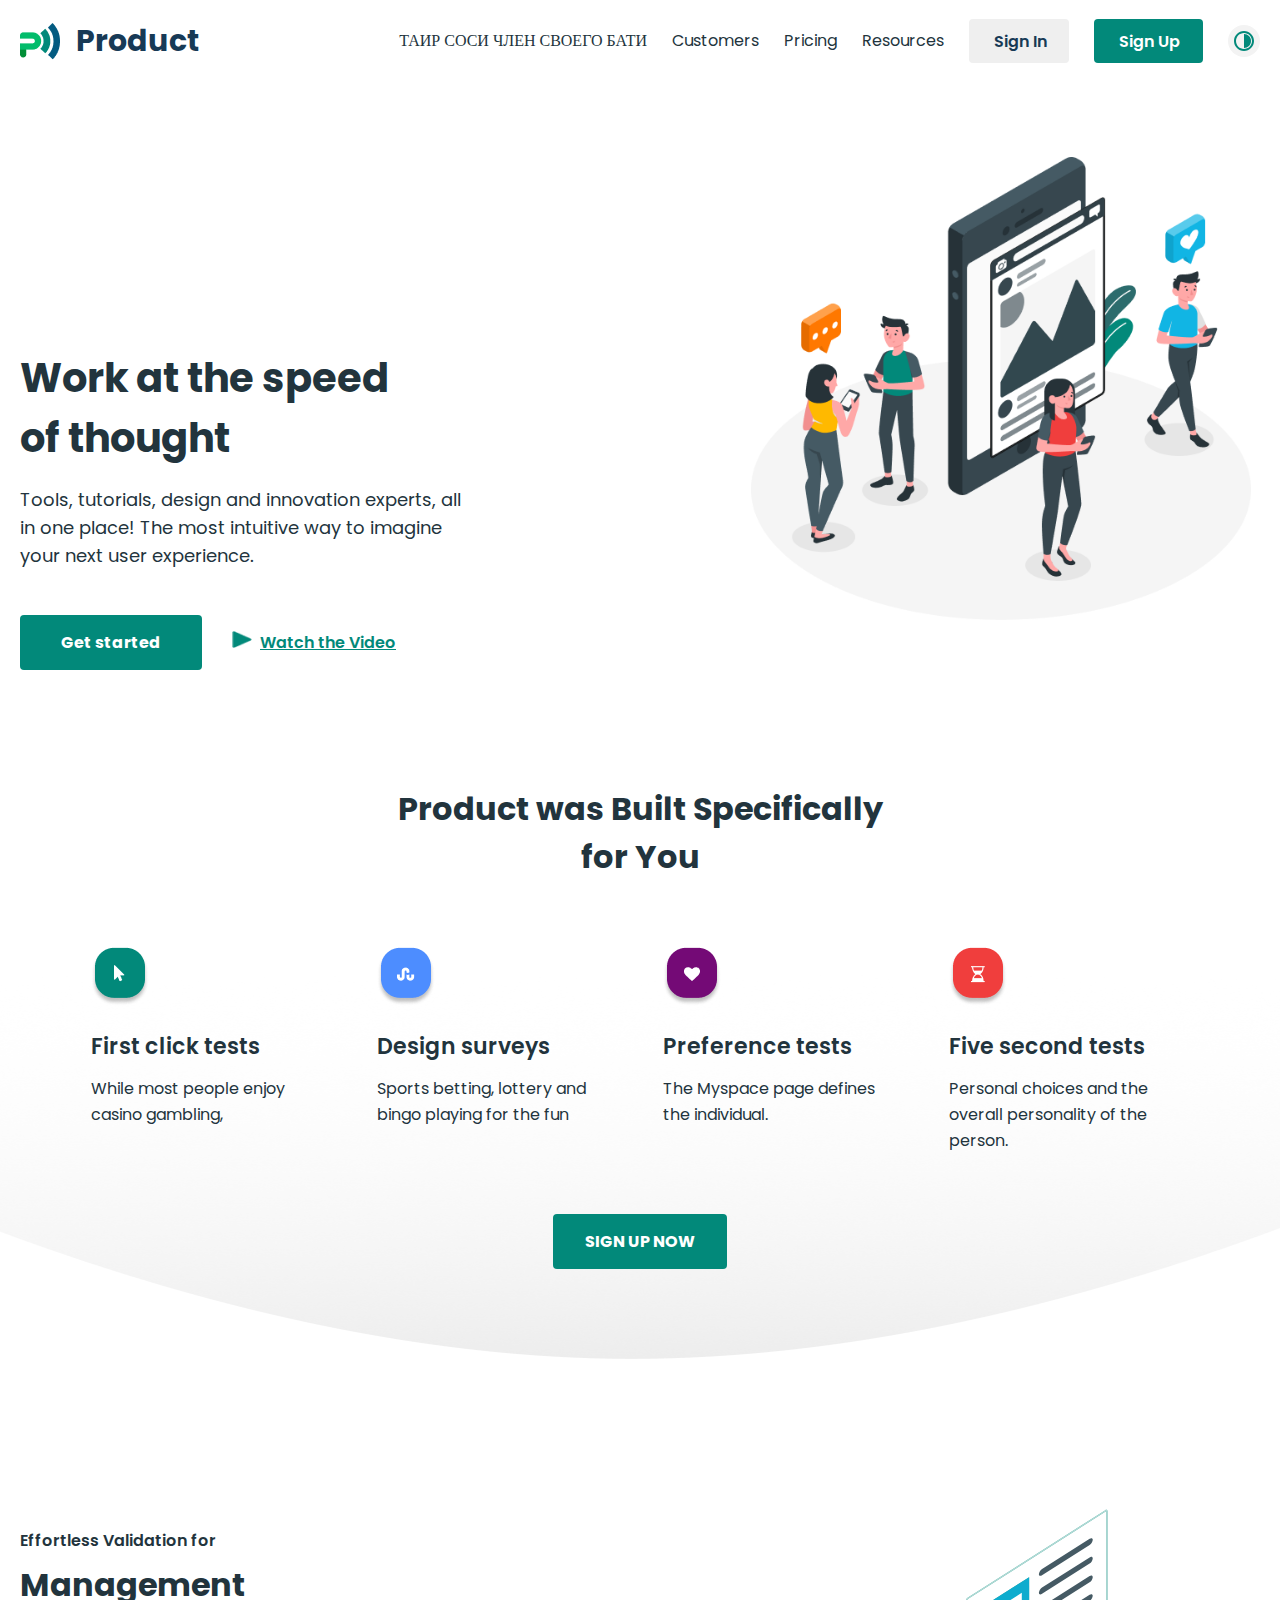
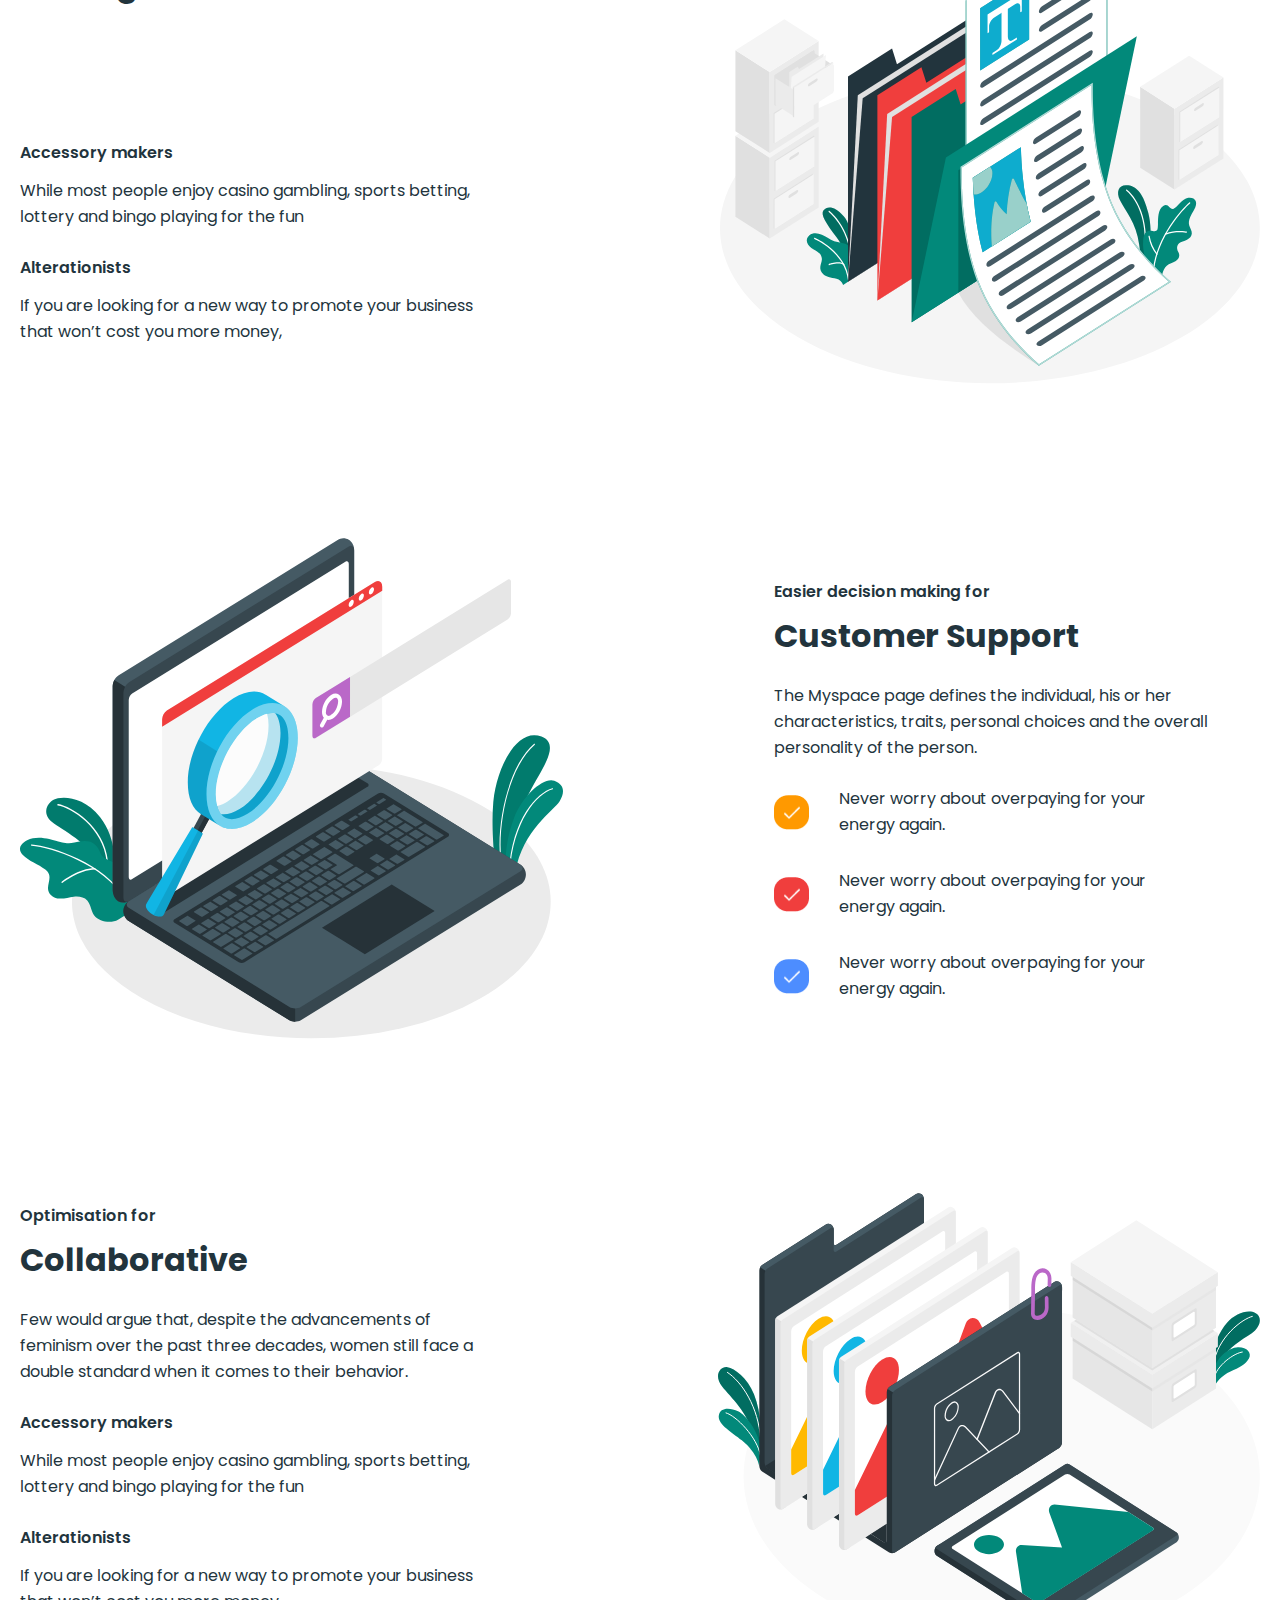
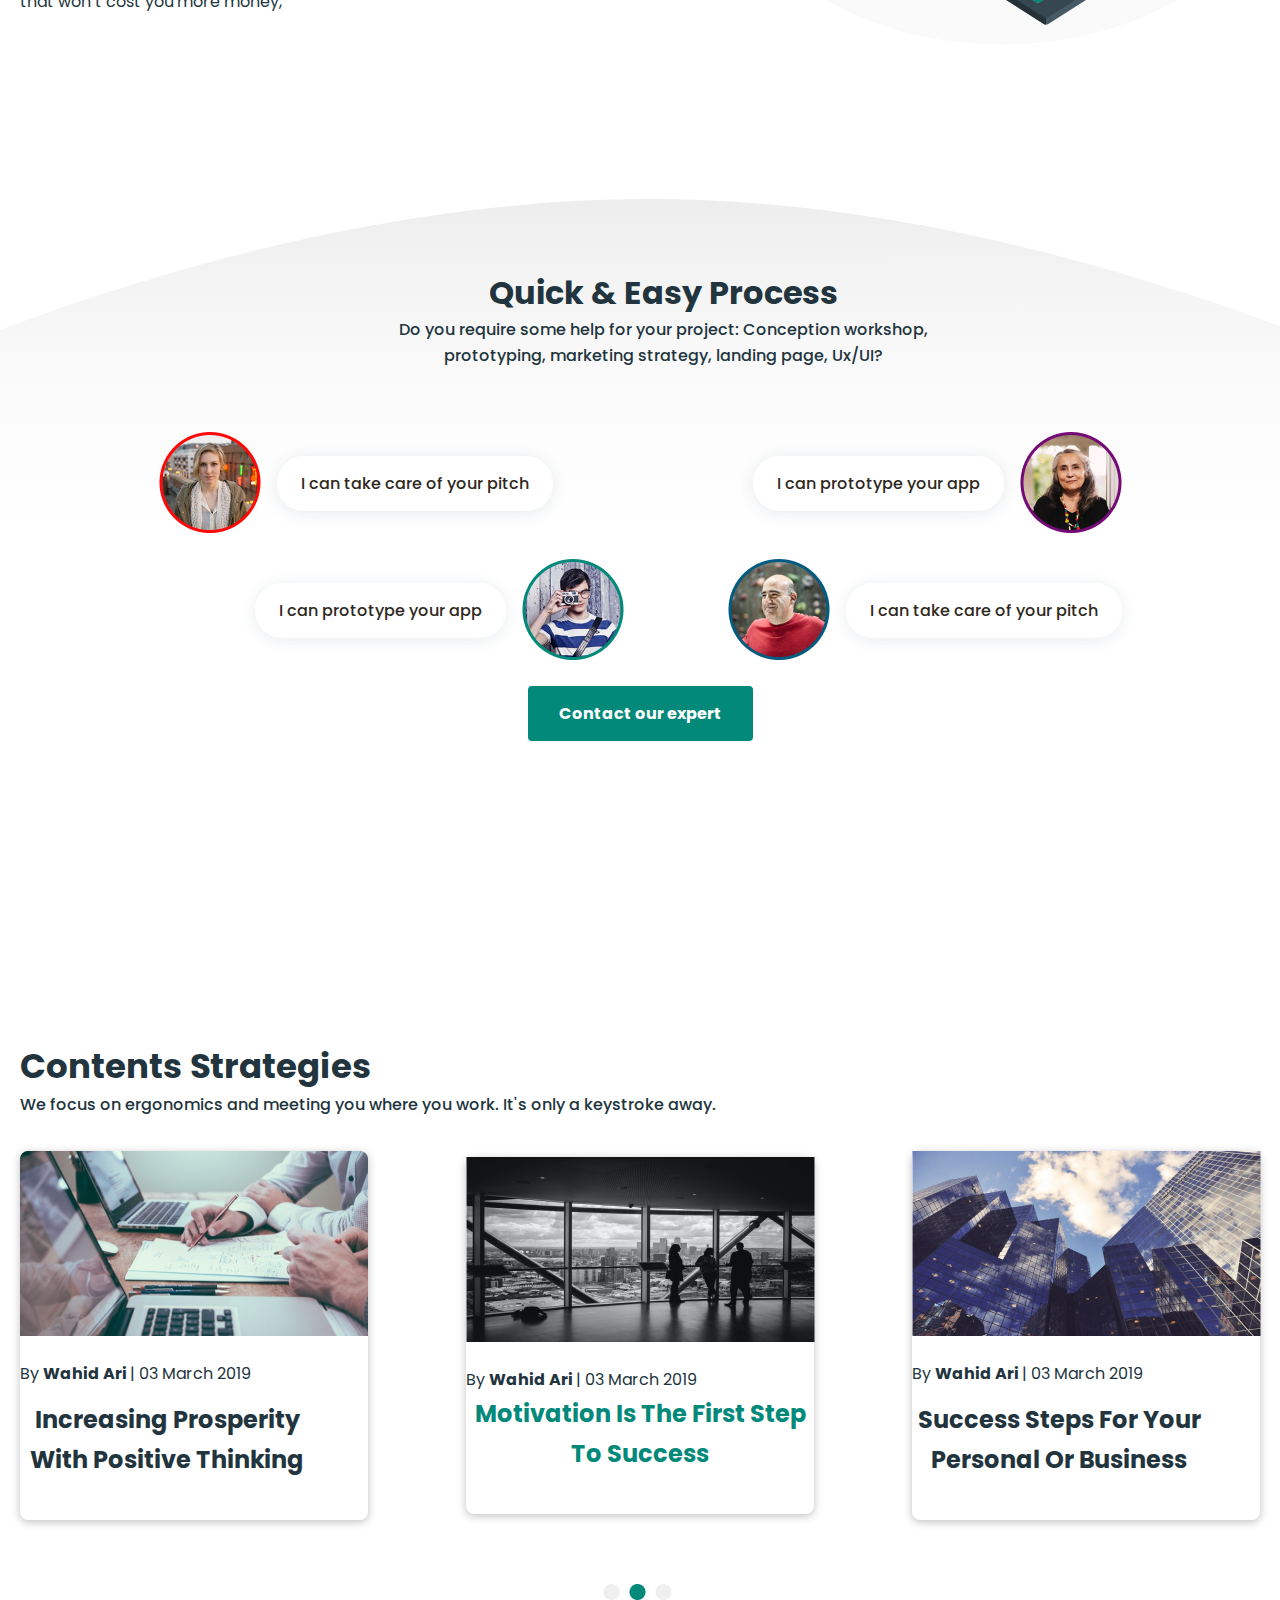
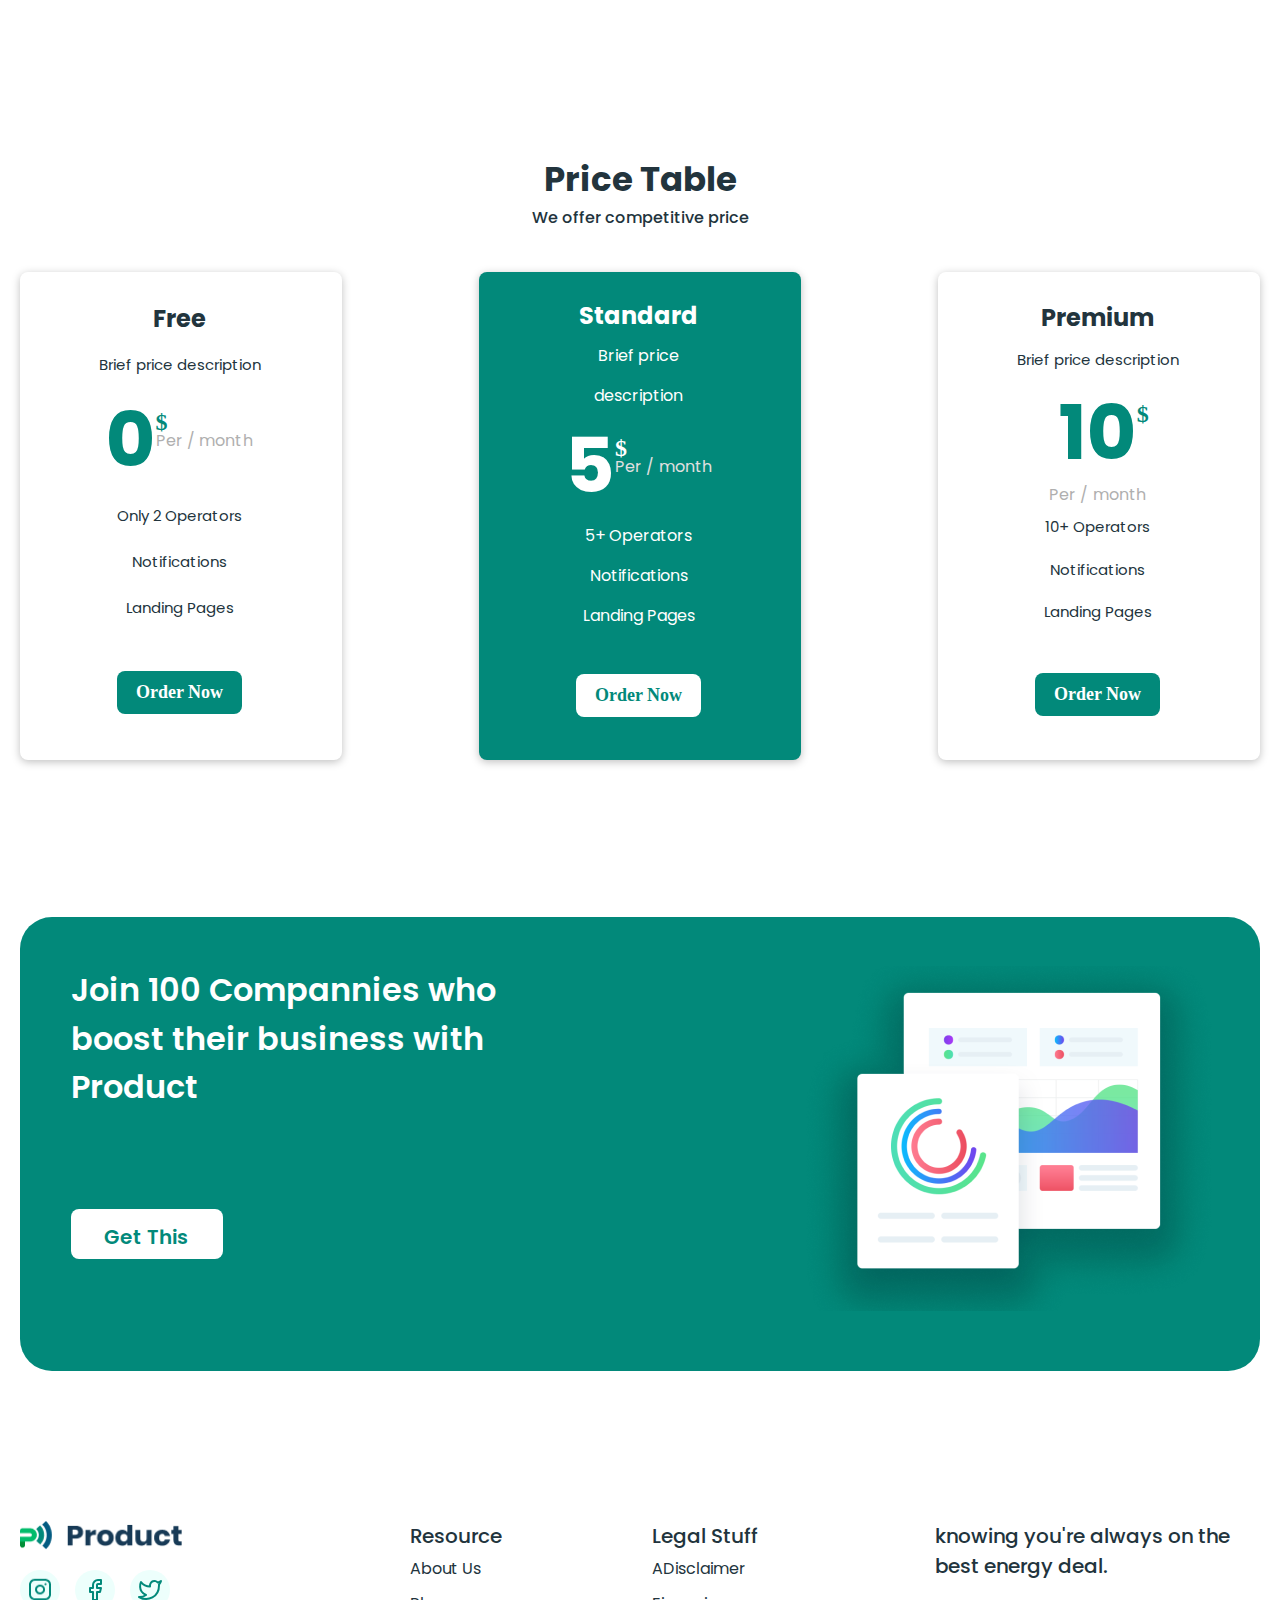
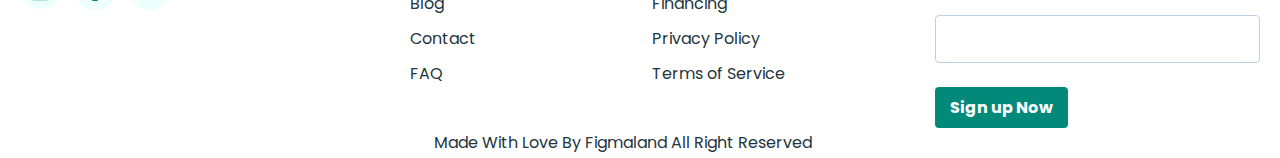
<file: index.html>
<!DOCTYPE html>
<html lang="en">
<head>
    <meta charset="UTF-8">
    <meta name="viewport" content="width=device-width, initial-scale=1.0">
    <title>Document</title>
    <link rel="stylesheet" href="./css/styles.css">
</head>
<body id="body">
    <header class="header" id="header">
        <div class="container">
            <div class="header__wrapper">
                <a href="#body" class="header__left__wrapper">
                    <img src="./img/header__logo.png" alt="">
                    <h1 class="header__left_header">
                        Product
                    </h1>
                </a>
                <div class="header__right_wrapper">
                    <ul class="header__list">
                        <li class="header__item">
                            <a class="header__item" href="/">ТАИР СОСИ ЧЛЕН СВОЕГО БАТИ</a>
                        </li>
                        <li class="header__item">
                            <a class="header__item" href="./customers.html">Customers</a>
                        </li>
                        <li class="header__item">
                            <a class="header__item" href="./pricing.html">Pricing</a>
                        </li>
                        <li class="header__item">
                            <a class="header__item" href="./recoursec.html">Resources</a>
                        </li>
                    </ul>
                    
                    <button class="header__btn-1">
                        Sign In
                    </button>
                    <button class="header__btn-2">
                        Sign Up
                    </button>
                    
                    <span class="header__span" id="darkmode">
                        
                    </span>
                    
                    
                </div>
                <img class="header__burger" src="./img/menu.png" alt="">
            </div>
        </div>
    </header>
    <main>
        <section class="at" id="at">
            <div class="container">
                <div class="at__wrapper">
                    <h2 class="at__header">
                        Work at the speed of thought
                    </h2>
                    <p class="at__text">
                        Tools, tutorials, design and innovation experts, all in one place! The most intuitive way to
                        imagine your next user experience.
                    </p>
                    <button class="at__btn">
                        Get started
                    </button>
                    <img class="at_img" width="20" height="17px" src="./img/Triangle Copy 6.png" alt="">
                    <a class="at__link" href="/">
                        Watch the Video
                    </a>
                </div>
            </div>
        </section>
        <section class="for">
            <div class="container">
                <div class="for__wrapper">
                    <h2 class="for_header">
                        Product was Built Specifically for You
                    </h2>
                    <ol class="for__list">
                        <li class="for__item">
                            <img src="./img/for__item.png" alt="">
                            <h3 class="for__list-header">
                                First click tests
                            </h3>
                            <p class="for__item-text">
                                While most people enjoy casino gambling,
                            </p>
                        </li>
                        <li class="for__item">
                            <img src="./img/for__item-2.png" alt="">
                            <h3 class="for__list-header">
                                Design surveys
                            </h3>
                            <p class="for__item-text">
                                Sports betting, lottery and bingo playing for the fun
                            </p>
                        </li>
                        <li class="for__item">
                            <img src="./img/for__item-3.png" alt="">
                            <h3 class="for__list-header">
                                Preference tests
                            </h3>
                            <p class="for__item-text">
                                The Myspace page defines the individual.
                            </p>
                        </li>
                        <li class="for__item">
                            <img src="./img/for__item-4.png" alt="">
                            <h3 class="for__list-header">
                                Five second tests
                            </h3>
                            <p class="for__item-text">
                                Personal choices and the overall personality of the person.
                            </p>
                        </li>
                    </ol>
                    <button class="for__btn">
                        SIGN UP NOW
                    </button>
                </div>
            </div>
        </section>
        <section class="man">
            <div class="container">
                <div class="man__wrapper">
                    <ol class="man__list">
                        <li class="man__item">
                            
                            
                            <div class="man__top-wrapper">
                                <p class="man__top_left-text">
                                    Effortless Validation for
                                </p>
                                <h2 class="man__top_left_header">
                                    Management
                                </h2>
                                <h4 class="man__top_left-header-2">
                                    Accessory makers
                                </h4>
                                <p class="man__top_left-text-2">
                                    While most people enjoy casino gambling, sports betting, lottery and bingo playing
                                    for
                                    the fun
                                </p>
                                <h4 class="man__top_left-header-2">
                                    Alterationists
                                </h4>
                                <p class="man__top_left-text-2">
                                    If you are looking for a new way to promote your business that won’t cost you more
                                    money,
                                </p>
                            </div>
                            
                            <div class="man__item_img-wrapper">
                                <img class="man__item_img" src="./img/amico.svg" alt="">
                            </div>
                            
                        </li>
                        
                        <li class="man__item">
                            
                            <div class="man__top-wrapper">
                                <p class="man__top_left-text">
                                    Easier decision making for
                                </p>
                                <h2 class="man__center_left_header">
                                    Customer Support
                                </h2>
                                
                                <p class="man__top_left-text-2">
                                    The Myspace page defines the individual, his or her characteristics, traits,
                                    personal
                                    choices and the overall personality of the person.
                                </p>
                                
                                <ol class="man__center_list">
                                    <li class="man__center_item">
                                        <img class="man_center_img" src="./img/man__center-1.png" alt="">
                                        <p class="man_center_text">
                                            Never worry about overpaying for your energy again.
                                        </p>
                                    </li>
                                    
                                    <li class="man__center_item">
                                        <img class="man_center_img" src="./img/man__center-2.png" alt="">
                                        <p class="man_center_text">
                                            Never worry about overpaying for your energy again.
                                        </p>
                                    </li>
                                    
                                    <li class="man__center_item">
                                        <img class="man_center_img" src="./img/man__center-3.png" alt="">
                                        <p class="man_center_text">
                                            Never worry about overpaying for your energy again.
                                        </p>
                                    </li>
                                </ol>
                                
                            </div>
                            
                            
                            <div class="man__item_img-wrapper">
                                <img class="man__item_img" src="./img/amico-2.svg" alt="">
                            </div>
                            
                            
                        </li>
                        
                        
                        
                        <li class="man__item">
                            <div class="man__top-wrapper">
                                <p class="man__top_left-text">
                                    Optimisation for
                                </p>
                                <h2 class="man__bottom_left_header">
                                    Collaborative
                                </h2>
                                <p class="man__top_left-text-2">
                                    Few would argue that, despite the advancements of feminism over the past three
                                    decades,
                                    women still face a double standard when it comes to their behavior.
                                </p>
                                <h4 class="man__top_left-header-2">
                                    Accessory makers
                                </h4>
                                <p class="man__top_left-text-2">
                                    While most people enjoy casino gambling, sports betting, lottery and bingo playing
                                    for
                                    the fun
                                </p>
                                <h4 class="man__top_left-header-2">
                                    Alterationists
                                </h4>
                                <p class="man__top_left-text-2">
                                    If you are looking for a new way to promote your business that won’t cost you more
                                    money,
                                </p>
                            </div>
                            
                            <div class="man__item_img-wrapper">
                                <img class="man__item_img" src="./img/amico-3.svg" alt="">
                            </div>
                            
                        </li>
                    </ol>
                    
                    
                    
                </div>
            </div>
        </section>
        
        <section class="can">
            <div class="container">
                <div class="can__wrapper">
                    <div class="can__top_wrapper">
                        <h2 class="can__header">
                            Quick & Easy Process
                        </h2>
                        <p class="can__text">
                            Do you require some help for your project: Conception workshop, prototyping, marketing
                            strategy, landing page, Ux/UI?
                        </p>
                    </div>
                    <div class="can__bottom_wrapper">
                        <ol class="can__b_list">
                            <li class="can__b_item">
                                <img class="can__b_img-1" src="./img/Avator-1.png" alt="">
                                <p class="can__b_text">
                                    I can take care of your pitch
                                </p>
                            </li>
                            
                            <li class="can__b_item">
                                <p class="can__b_text">
                                    I can prototype your app
                                </p>
                                <img class="can__b_img-2" src="./img/Avator-2.png" alt="">
                                
                            </li>
                            
                            <li class="can__b_item-2">
                                <p class="can__b_text">
                                    I can prototype your app
                                </p>
                                <img class="can__b_img-2" src="./img/Avator3.png" alt="">
                                
                            </li>
                            <li class="can__b_item">
                                <img class="can__b_img-1" src="./img/Avator4.png" alt="">
                                <p class="can__b_text">
                                    I can take care of your pitch
                                </p>
                            </li>
                            
                        </ol>
                        
                    </div>
                    <div class="can__btn-wrapper">
                        <button class="can__b_btn">
                            Contact our expert
                        </button>
                    </div>
                </div>
            </div>
        </section>
        <section class="con">
            <div class="container">
                <div class="con__wrapper">
                    <h2 class="con__header">
                        Contents Strategies
                    </h2>
                    <p class="con__text">
                        We focus on ergonomics and meeting you where you work. It's only a keystroke away.
                    </p>
                    <ol class="con__list">
                        <li class="con__item">
                            <img src="./img/con__img-1.png" alt="">
                            <p class="con__item_text">
                                By <span class="con__item_text-span">
                                    Wahid Ari
                                </span>
                                | 03 March 2019
                            </p>
                            <h3 class="con__item_header">
                                Increasing Prosperity With Positive Thinking
                            </h3>
                        </li>
                        
                        <li class="con__item">
                            <img src="./img/con__img-2.png" alt="">
                            <p class="con__item_text">
                                By <span class="con__item_text-span">
                                    Wahid Ari
                                </span>
                                | 03 March 2019
                            </p>
                            <h3 class="con__item_header-2">
                                Motivation Is The First Step To Success
                            </h3>
                        </li>
                        
                        <li class="con__item">
                            <img src="./img/con__img-3.png" alt="">
                            <p class="con__item_text">
                                By <span class="con__item_text-span">
                                    Wahid Ari
                                </span>
                                | 03 March 2019
                            </p>
                            <h3 class="con__item_header">
                                Success Steps For Your Personal Or Business
                            </h3>
                        </li>
                    </ol>
                    <img class="carosolt" src="./img/carosolt.png" alt="">
                </div>
            </div>
        </section>
        
        <section class="we">
            <div class="container">
                <div class="we__wrapper">
                    
                    <h2 class="we__header">
                        Price Table
                    </h2>
                    <p class="we__text">
                        We offer competitive price
                    </p>
                    
                    
                    <ol class="we__list">
                        <li class="we__item">
                            <h3 class="we__item_header">
                                Free
                            </h3>
                            <p class="we__item__text-1">
                                Brief price description
                            </p>
                            <p class="we__item__text-2">
                                0
                            </p>
                            <sup class="we__item__text-3">
                                $
                            </sup>
                            <p class="we__item__text-4">
                                Per / month
                            </p>
                            <p class="we__item__text-1">
                                Only 2 Operators
                            </p>
                            <p class="we__item__text-1">
                                Notifications
                            </p>
                            <p class="we__item__text-1">
                                Landing Pages
                            </p>
                            <button class="we__item_btn">
                                Order Now
                            </button>
                        </li>
                        
                        <li class="we__item-1">
                            <h3 class="we__item_header-1-1">
                                Standard
                            </h3>
                            <p class="we__item__text-1-1">
                                Brief price description
                            </p>
                            <p class="we__item__text-2-1">
                                5
                            </p>
                            <sup class="we__item__text-3-1">
                                $
                            </sup>
                            <p class="we__item__text-4-1">
                                Per / month
                            </p>
                            <p class="we__item__text-1-1">
                                5+ Operators
                            </p>
                            <p class="we__item__text-1-1">
                                Notifications
                            </p>
                            <p class="we__item__text-1-1">
                                Landing Pages
                            </p>
                            <button class="we__item_btn-1">
                                Order Now
                            </button>
                        </li>
                        
                        <li class="we__item">
                            <h3 class="we__item_header">
                                Premium
                            </h3>
                            <p class="we__item__text-1">
                                Brief price description
                            </p>
                            <p class="we__item__text-2">
                                10
                            </p>
                            <sup class="we__item__text-3">
                                $
                            </sup>
                            <p class="we__item__text-4">
                                Per / month
                            </p>
                            <p class="we__item__text-1">
                                10+ Operators
                            </p>
                            <p class="we__item__text-1">
                                Notifications
                            </p>
                            <p class="we__item__text-1">
                                Landing Pages
                            </p>
                            <button class="we__item_btn">
                                Order Now
                            </button>
                        </li>
                    </ol>
                </div>
            </div>
        </section>
        
        <section class="who">
            <div class="container">
                <div class="who__wrapper">
                    <div class="who__wrapper-2">
                        <h2 class="who__header">
                            Join 100 Compannies who boost their business with Product
                        </h2>
                        
                        <button class="who__btn">
                            Get This
                        </button>
                    </div>
                    
                    <div>
                        <img class="who__img" src="./img/screen.png" alt="">
                    </div>
                </div>
            </div>
        </section>
    </main>
    
    <footer class="footer">
        <div class="container">
            <div class="footer__wrapper">
                <div class="footer__top_wrapper">
                    
                    <a class="footer__left_wrapper" href="/">
                        <img class="footer__left_img-11" width="163" height="29px" src="./img/product.png" alt="">
                        <img class="footer__left_img-11-2" src="./img/footer__header_img.png" alt="" width="163" height="29px">
                        <img class="footer__left_img-1" width="40" height="40" src="./img/footer-1.png" alt="">
                        <img class="footer__left_img-2" width="40" height="40" src="./img/footer-2.svg" alt="">
                        <img class="footer__left_img-3" width="40" height="40" src="./img/footer-3.svg" alt="">
                    </a>
                    
                </div>
                <div class="footer__center__wrapper">
                    <ol class="footer__list">
                        <li class="footer__item">
                            <h2 class="footer__item_header">
                                Resource
                            </h2>
                            <ul class="footer__item_list">
                                <li class="footer__item_item">
                                    <a class="footer__item_item" href="/#body">About Us</a>
                                </li>
                                <li class="footer__item_item">
                                    <a class="footer__item_item" href="/">Blog</a>
                                </li>
                                <li class="footer__item_item">
                                    <a class="footer__item_item" href="/">Contact</a>
                                </li>
                                <li class="footer__item_item">
                                    <a class="footer__item_item" href="/">FAQ</a>
                                </li>
                            </ul>
                        </li>
                        
                        <li class="footer__item">
                            <h2 class="footer__item_header">
                                Legal Stuff
                            </h2>
                            <ul class="footer__item_list">
                                <li class="footer__item_item">
                                    <a class="footer__item_item" href="/">ADisclaimer</a>
                                </li>
                                <li class="footer__item_item">
                                    <a class="footer__item_item" href="/">Financing</a>
                                </li>
                                <li class="footer__item_item">
                                    <a class="footer__item_item" href="/">Privacy Policy</a>
                                </li>
                                <li class="footer__item_item">
                                    <a class="footer__item_item" href="/">Terms of Service</a>
                                </li>
                            </ul>
                        </li>
                    </ol>
                    <div class="footer__right_wrapper">
                        <h2 class="footer__right_header">
                            knowing you're always on the best energy deal.
                        </h2>
                        <input type="text" class="footer__right_input">
                        
                        <button class="footer__right_btn">
                            Sign up Now
                        </button>
                    </div>
                </div>
                
                <div class="footer__bottom">
                    <h2 class="footer__bottom_header">
                        Made With Love By Figmaland All Right Reserved
                    </h2>
                </div>
            </div>
        </footer>


        <script src="./js/index.js"></script>
    </body>
    
    </html>
</file>
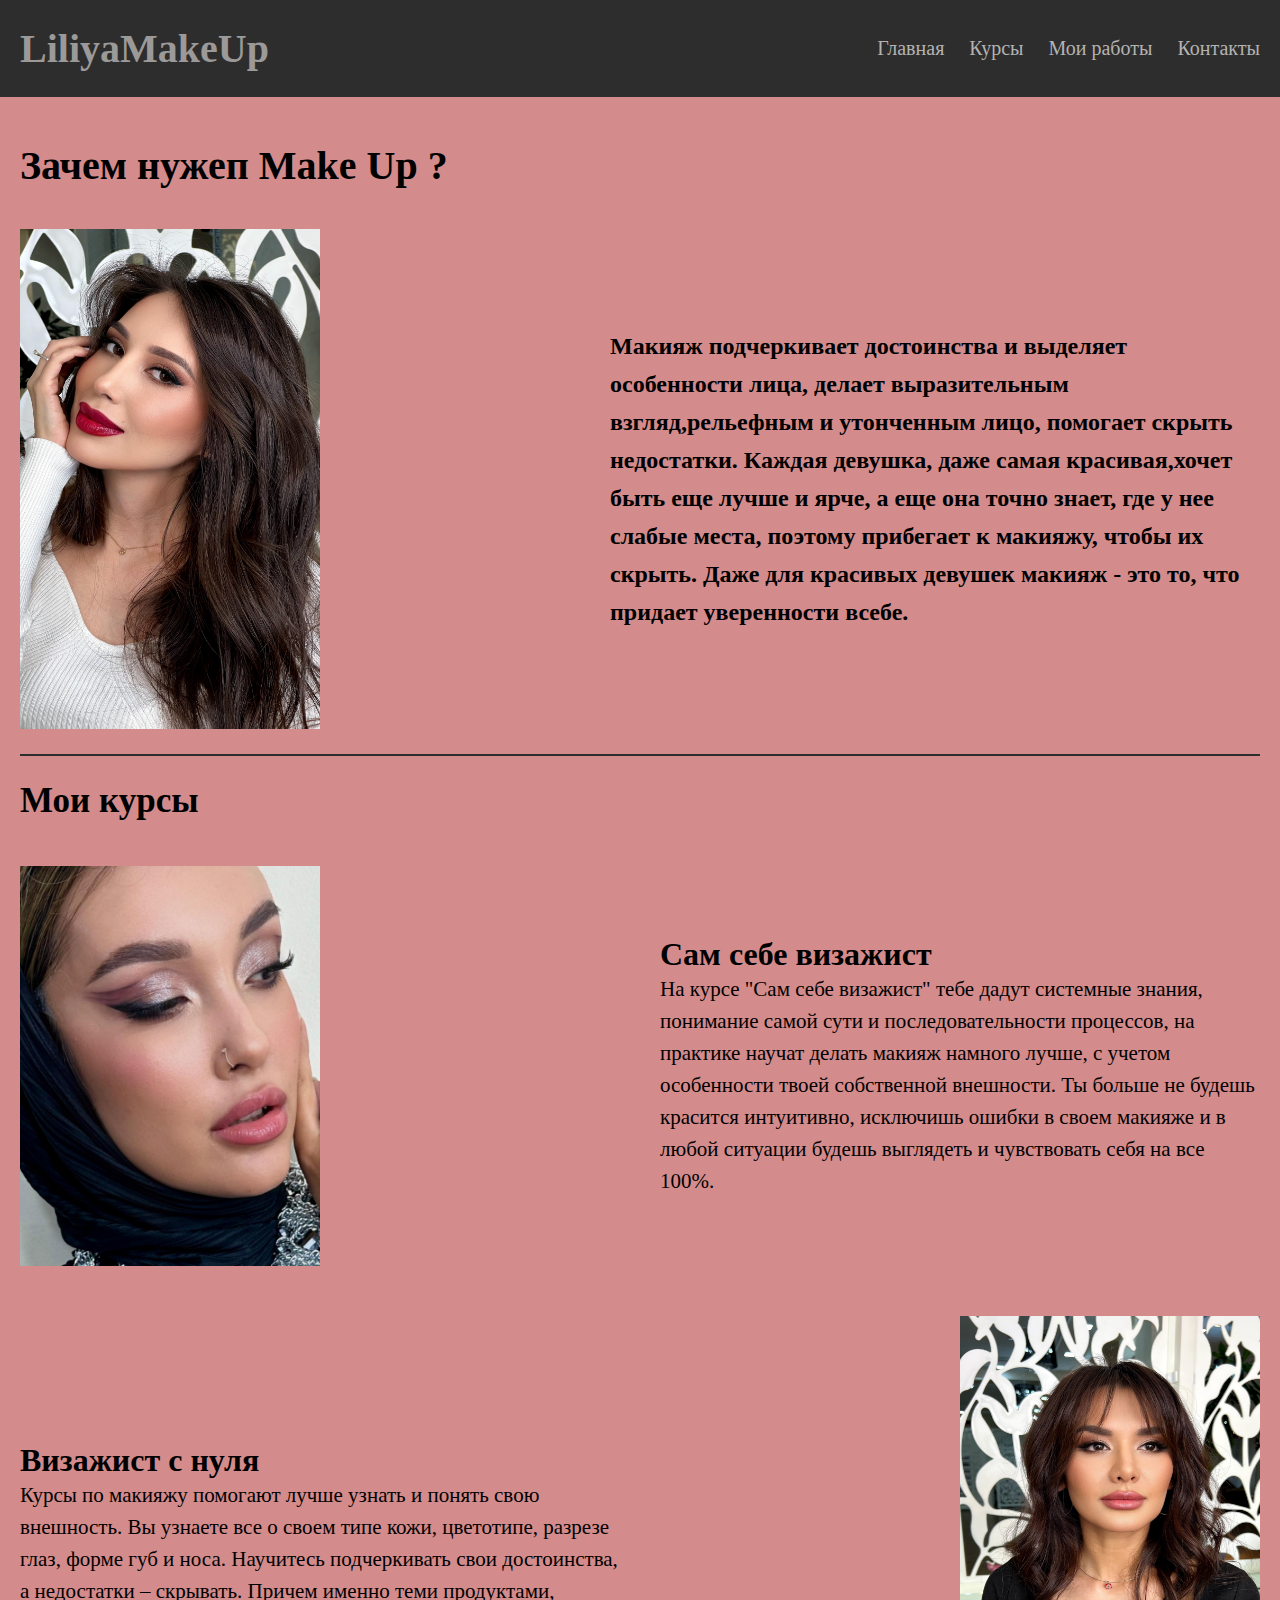
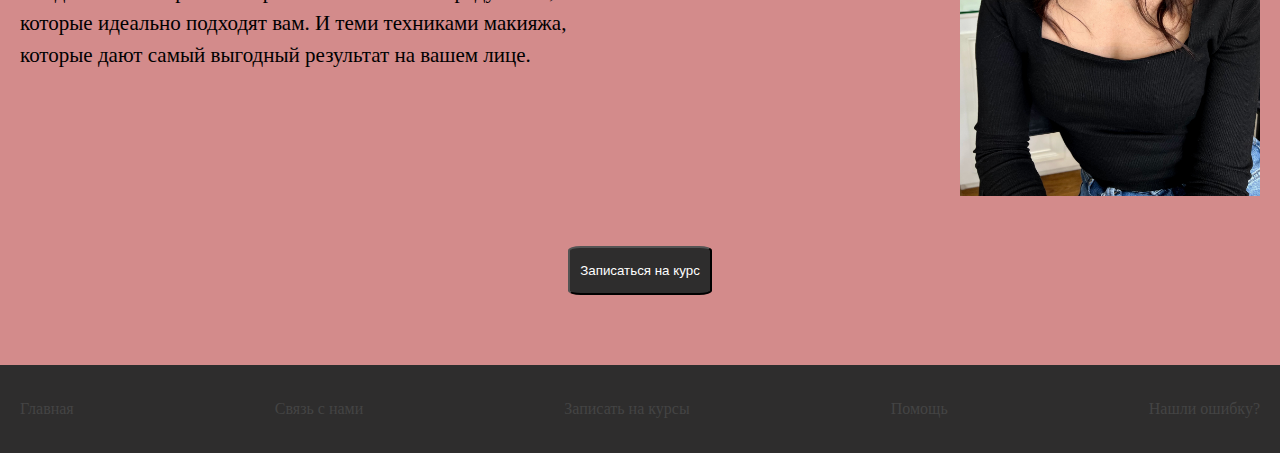
<file: liliya make up/index.html>
<!DOCTYPE html>
<html lang="en">

<head>
    <meta charset="UTF-8">
    <meta name="viewport" content="width=device-width, initial-scale=1.0">
    <link rel="stylesheet" href="./css/index.css">
    <title>LiliyaMakeUp</title>
</head>

<body>
    <header class="header">
        <div class="container">

            <div class="header__wrapper">

                <div class="header_wrapper-name">
                    <h1 class="header-name">
                        LiliyaMakeUp
                    </h1>
                </div>

                <ol class="header_list">
                    <a href="#" class="header_item">
                        Главная
                    </a>
                    <a href="#make_kurs" class="header_item">
                        Курсы
                    </a>
                    <a href="https://www.instagram.com/liliya.make.up?igsh=a3ljejM4ZmxtNDli" class="header_item">
                        Мои работы
                    </a>
                    <a href="https://t.me/Liliya_make_up" class="header_item">
                        Контакты
                    </a>
                </ol>
                <div class="header_burger">
                    <span class="header_burger-span">
                    </span>
                    <span class="header_burger-span">
                    </span>
                    <span class="header_burger-span">
                    </span>
                </div>

            </div>

        </div>
    </header>
    <main class="main">
        <div class="make_info">
            <div class="container">
                <h1 class="make_info-text">
                    Зачем нужеп Make Up ?
                </h1>
                <div class="make_info-wrapper">
                    <img src="./img/make_info1.JPG" alt="make_info" width="300" height="500">
                    <h2 class="make_info-header">
                        Макияж подчеркивает достоинства и выделяет особенности лица, делает выразительным
                        взгляд,рельефным и утонченным лицо, помогает скрыть недостатки. Каждая девушка, даже самая
                        красивая,хочет быть еще лучше и ярче, а еще она точно знает, где у нее слабые места, поэтому
                        прибегает к макияжу, чтобы их скрыть. Даже для красивых девушек макияж - это то, что придает
                        уверенности всебе.
                    </h2>
                </div>
                <div class="make_info-span">
                    <span class="make_info-span"></span>
                </div>
            </div>
        </div>

        <div class="make_kurs" id="make_kurs">
            <div class="container">
                <div class="make_kust-wrapper">
                    <h2 class="make_kurs-header">
                        Мои курсы
                    </h2>
                    <ol class="make_kurs-list">
                        <li class="make_kurs-item">
                            <img src="./img/kurs-1.JPG" alt="" width="300" height="400">
                            <div class="make_kurs-item-wrap">
                                <h2 class="make_kurs-header-text">
                                    Сам себе визажист
                                </h2>
                                <p class="make_kurs-item-text">
                                    На курсе "Сам себе визажист" тебе дадут системные знания, понимание самой сути и
                                    последовательности процессов, на практике научат делать макияж намного лучше, с
                                    учетом особенности твоей собственной внешности. Ты больше не будешь красится
                                    интуитивно, исключишь ошибки в своем макияже и в любой ситуации будешь выглядеть и
                                    чувствовать себя на все 100%.
                                </p>
                            </div>
                        </li>
                        <li class="make_kurs-item">
                            <img src="./img/kurs-2.JPG" alt="" width="300" height="480">

                            <div class="make_kurs-item-wrap">
                                <h2 class="make_kurs-header-text">
                                    Визажист с нуля
                                </h2>
                                <p class="make_kurs-item-text">
                                    Курсы по макияжу помогают лучше узнать и понять свою внешность. Вы узнаете все о
                                    своем типе кожи, цветотипе, разрезе глаз, форме губ и носа. Научитесь подчеркивать
                                    свои достоинства, а недостатки – скрывать. Причем именно теми продуктами, которые
                                    идеально подходят вам. И теми техниками макияжа, которые дают самый выгодный
                                    результат на вашем лице.
                                </p>
                            </div>
                        </li>

                    </ol>

                    <a href="https://t.me/Liliya_make_up"
                        style="display: flex; justify-content: center; margin-top: 25px;">
                        <button class="make_kurs_btn">
                            Записаться на курс
                        </button>
                    </a>

                </div>
            </div>
        </div>
    </main>

    <footer class="footer">
        <div class="container">
            <div class="footer_wrapper">
                <a class="footer_help" href="/">Главная</a>
                <a class="footer_help" href="/">Связь с нами</a>
                <a class="footer_help" href="/">Записать на курсы</a>
                <a class="footer_help" href="/">Помощь</a>
                <a class="footer_help" href="/">Нашли ошибку?</a>
            </div>
        </div>
    </footer>

    <script src="./js/index.js">
    </script>
</body>

</html>
</file>
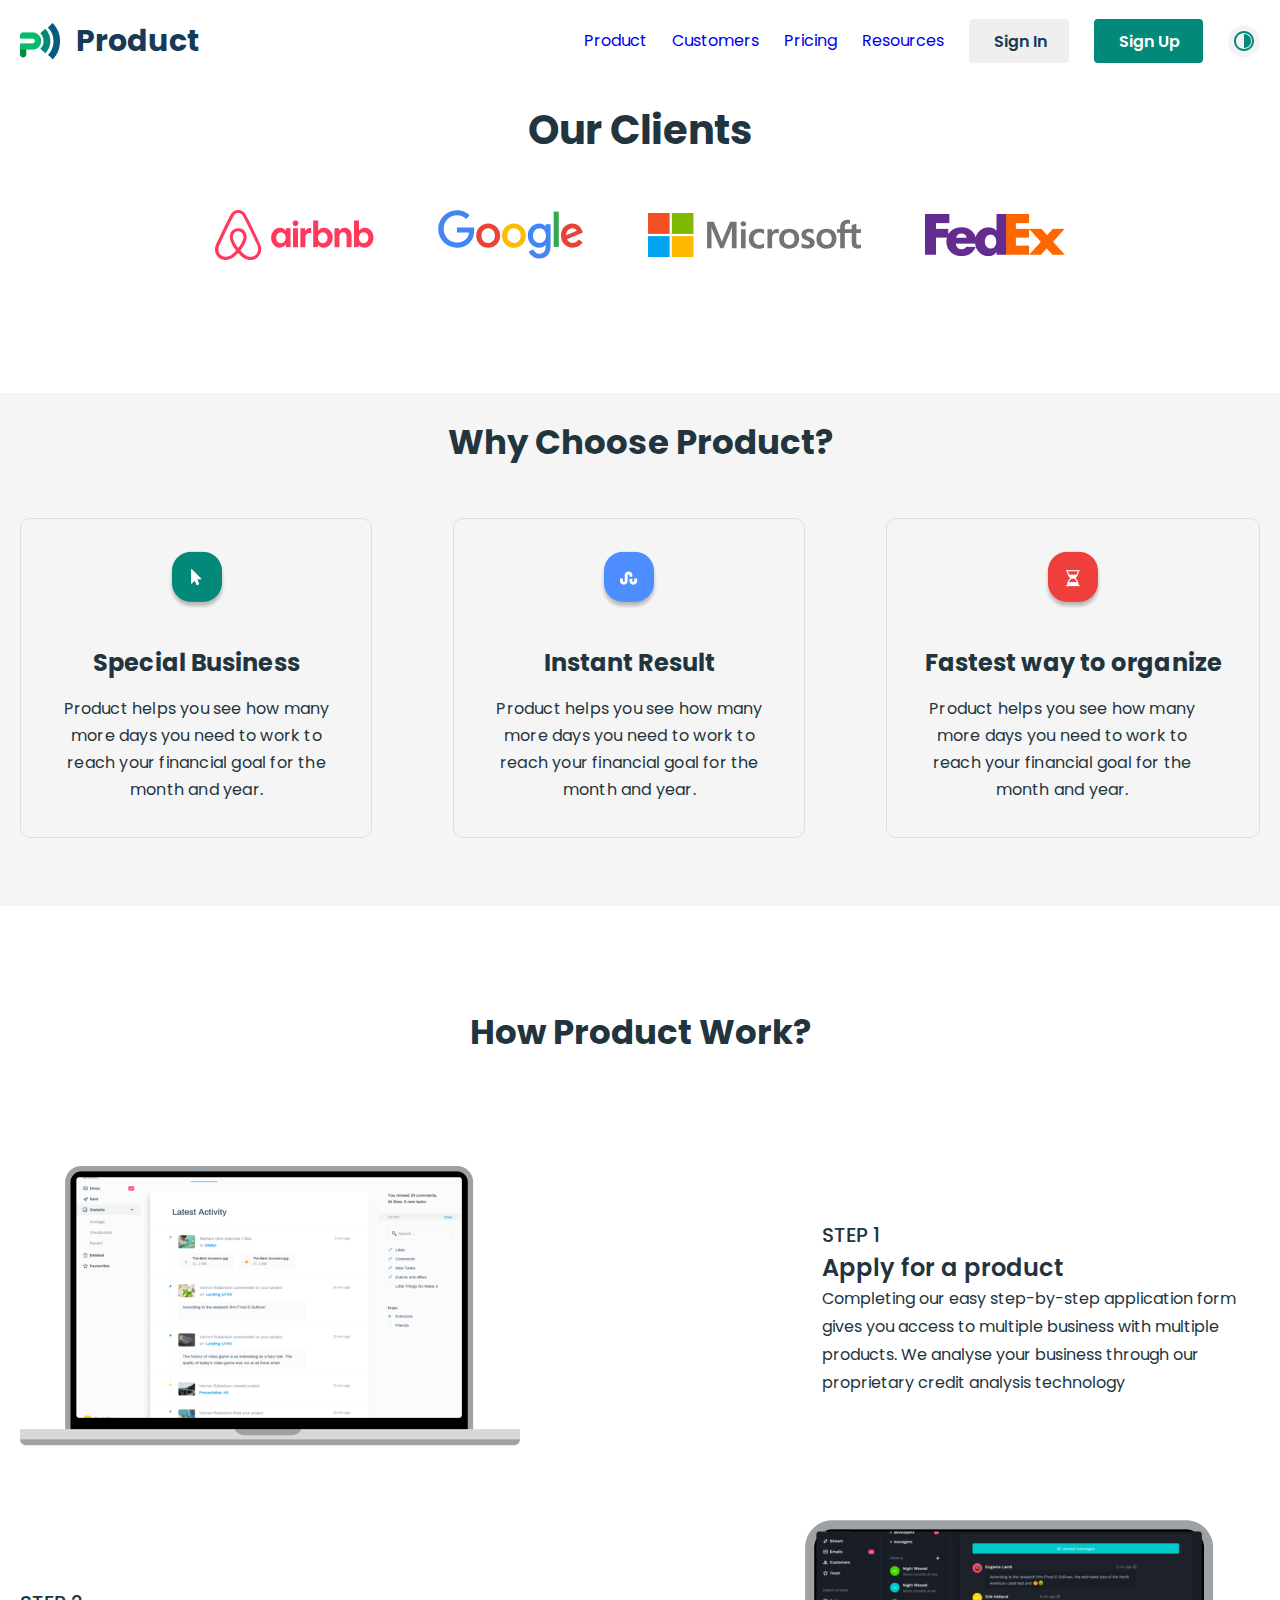
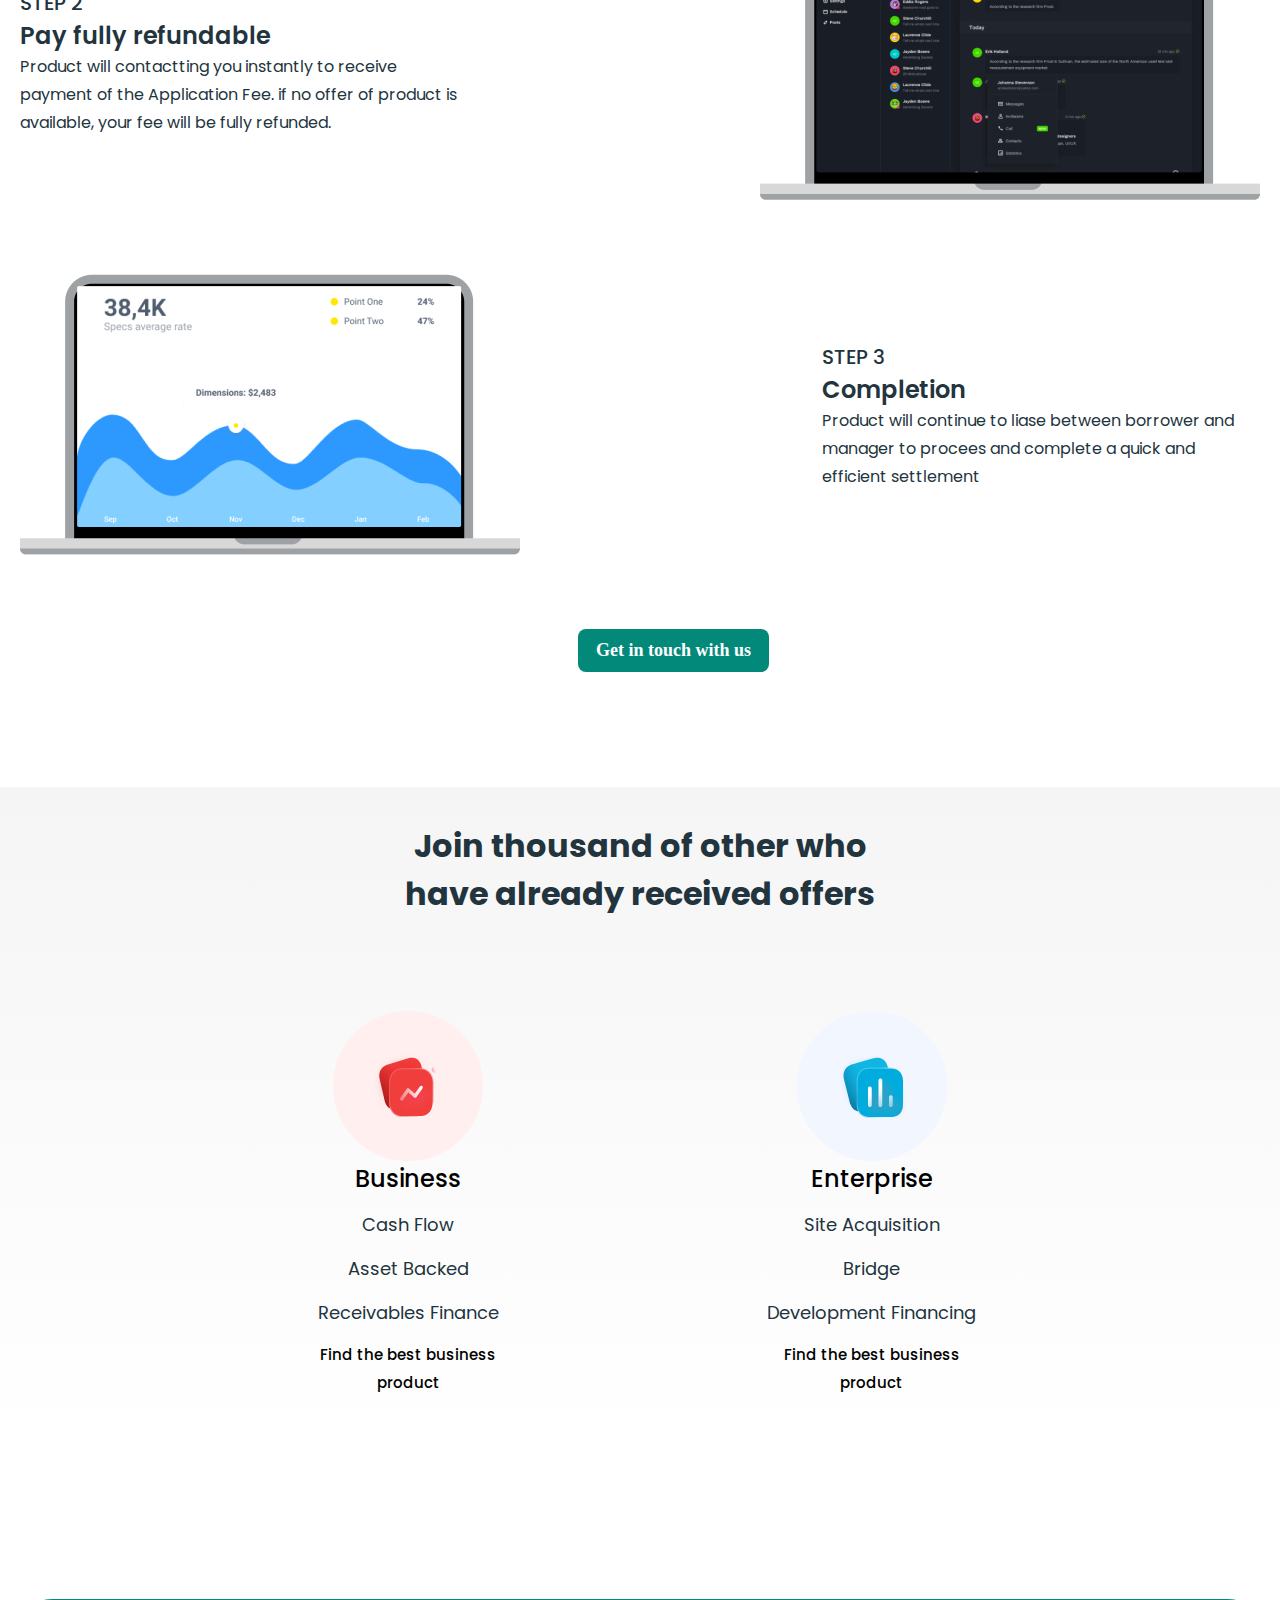
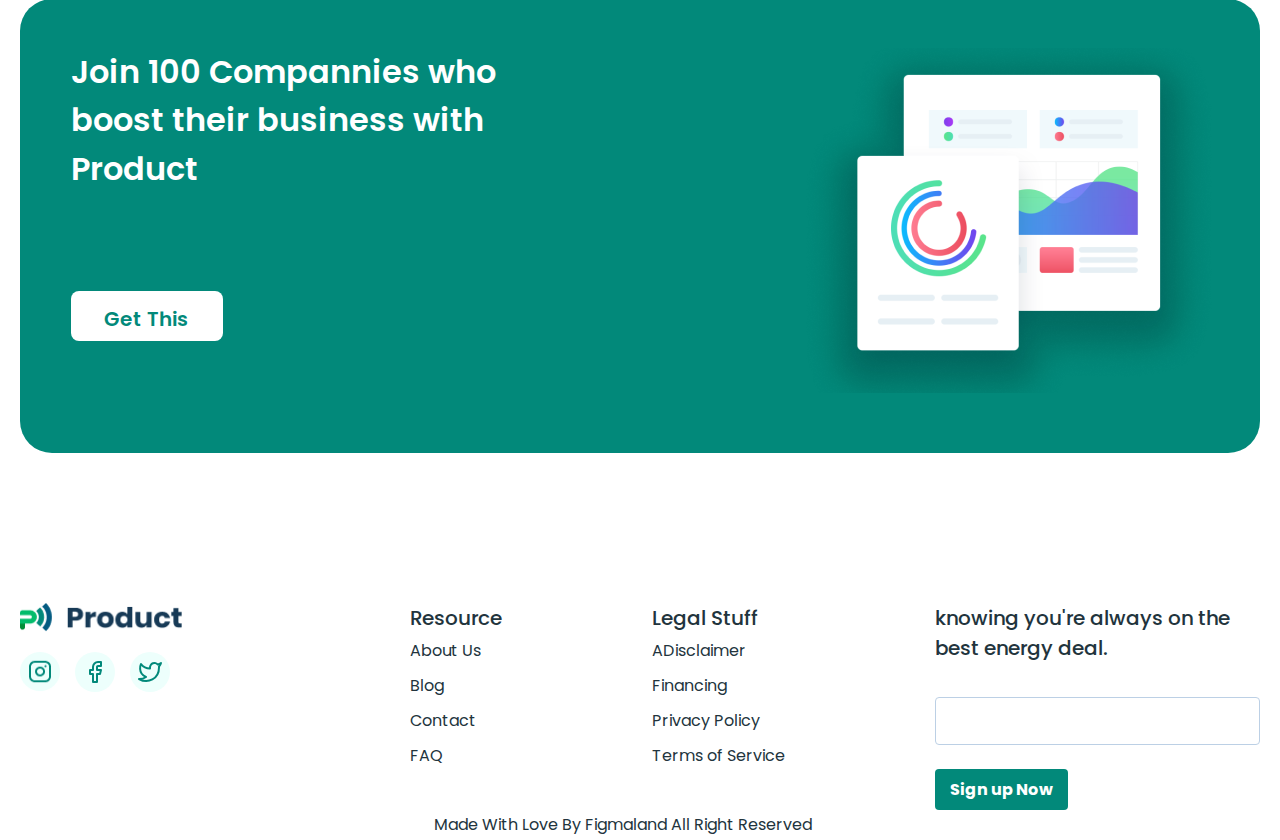
<file: customers.html>
<!DOCTYPE html>
<html lang="ru">
<head>
    <meta charset="UTF-8">
    <meta name="viewport" content="width=device-width, initial-scale=1.0">
    <title>Document</title>
    <link rel="stylesheet" href="./css/styles.css">
</head>
<body>
    <header class="header">
        <div class="container">
            <div class="header__wrapper">
                <div class="header__left__wrapper">
                    <img src="./img/header__logo.png" alt="">
                    <h1 class="header__left_header">
                        Product
                    </h1>
                </div>
                <div class="header__right_wrapper">
                    <ul class="header__list">
                        <li class="header__item">
                            <a class="header__item_link" href="/">Product</a>
                        </li>
                        <li class="header__item">
                            <a class="header__item_link" href="./customers.html">Customers</a>
                        </li>
                        <li class="header__item">
                            <a class="header__item_link" href="./pricing.html">Pricing</a>
                        </li>
                        <li class="header__item">
                            <a class="header__item_link" href="./recoursec.html">Resources</a>
                        </li>
                    </ul>
                    
                    <button class="header__btn-1">
                        Sign In
                    </button>
                    <button class="header__btn-2">
                        Sign Up
                    </button>
                    
                    <span class="header__span">
                        
                    </span>
                    
                    
                </div>
                <img class="header__burger" src="./img/menu.png" alt="">  
            </div>
        </div>
    </header>
    <section class="our">
        <div class="container">
            <div class="our__wrapper">
                <h2 class="our__header">
                    Our Clients
                </h2>
                
                <a href="/" class="our_img-wrapper">
                    <img src="./img/our-q-1.svg" alt="">
                    <img src="./img/our-q-2.svg" alt="">
                    <img class="img-2" src="./img/our-q-3.svg" alt="">
                    <img src="./img/our-q-4.png" alt="">
                </a>
            </div>
        </div>
    </section>
    
    <section class="why">
        <div class="container">
            <div class="why__wrapper">
                <h2 class="why__header">
                    Why Choose Product?
                </h2>
                <ol class="why__list">
                    <li class="why__item">
                        <img src="./img/for__item.png" alt="">
                        <h2 class="why__item_header">
                            Special Business
                        </h2>
                        
                        <p class="why__item_text">
                            Product helps you see how many more days you need to work to reach your financial goal for the month and year.
                        </p>
                    </li>
                    <li class="why__item">
                        <img src="./img/for__item-2.png" alt="">
                        <h2 class="why__item_header">
                            Instant Result
                        </h2>
                        
                        <p class="why__item_text">
                            Product helps you see how many more days you need to work to reach your financial goal for the month and year.
                        </p>
                    </li>
                    <li class="why__item">
                        <img src="./img/for__item-4.png" alt="">
                        <h2 class="why__item_header">
                            Fastest way to organize
                        </h2>
                        
                        <p class="why__item_text">
                            Product helps you see how many more days you need to work to reach your financial goal for the month and year.
                        </p>
                    </li>
                </ol>
            </div>
        </div>
    </section>
    
    <section class="how">
        <div class="container">
            <div class="how__wrapper">
                <h2 class="how__header">
                    How Product Work?
                </h2>
                
                <ol class="how__list">
                    <li class="how__item">
                        <div>
                            <img class="how__img" src="./img/mac1.png" alt="">
                        </div>

                        <div>
                            <h4 class="how__item__header-1">
                                STEP 1
                            </h4>
                            <h2 class="how__item__header-2">
                                Apply for a product
                            </h2>
                            <p class="how__item__text">
                                Completing our easy step-by-step application form gives you access to multiple business with multiple products. We analyse your business through our proprietary credit analysis technology 
                            </p>
                        </div>

                        
                    </li>
                    
                    <li class="how__item">
                        <div>
                            <img class="how__img" src="./img/mac2.png" alt="">
                        </div>


                        <div>
                            <h4 class="how__item__header-1">
                                STEP 2
                            </h4>
                            <h2 class="how__item__header-2">
                                Pay fully refundable
                            </h2>
                            <p class="how__item__text">
                                Product will contactting you instantly to receive payment of the Application Fee. if no offer of product is available, your fee will be fully refunded.
                            </p>
                        </div>


                    </li>
                    
                    <li class="how__item">

                        <div>
                            <img class="how__img" src="./img/mac3.png" alt="">
                        </div>

                        <div>
                            <h4 class="how__item__header-1">
                                STEP 3
                            </h4>
                            <h2 class="how__item__header-2">
                                Completion
                            </h2>
                            <p class="how__item__text">
                                Product will continue to liase between borrower and manager to procees and complete a quick and efficient settlement
                            </p>
                        </div>
                    </li>
                </ol>
                
                <button class="how__btn"> 
                    Get in touch with us
                </button>
            </div>
        </div>
    </section>
    
    
    <section class="of">
        <div class="container">
            <div class="of__wrapper">
                <h2 class="of__header">
                    Join thousand of other who have already received offers
                </h2>
                
                <ol class="of__list">
                    <li class="of__item">
                        <img src="./img/end__sect-1.png" alt="">
                        <h3 class="of__item_header">
                            Business
                        </h3>
                        <p class="of__item_text"> 
                            Cash Flow
                        </p>
                        
                        <p class="of__item_text">
                            Asset Backed
                        </p>
                        
                        <p class="of__item_text">
                            Receivables Finance
                        </p>

                        <p class="of__item_text-2">
                            Find the best business product
                        </p>
                    </li>
                    <li class="of__item">
                        <img src="./img/end__sect-2.png" alt="">
                        <h3 class="of__item_header">
                            Enterprise
                        </h3>
                        <p class="of__item_text"> 
                            Site Acquisition
                        </p>
                        
                        <p class="of__item_text">
                            Bridge 
                        </p>
                        
                        <p class="of__item_text">
                            Development Financing
                        </p>

                        <p class="of__item_text-2">
                            Find the best business product
                        </p>
                    </li>
                </ol>
            </div>
        </div>
    </section>

    <section class="who">
        <div class="container">
            <div class="who__wrapper">
                <div class="who__wrapper-2">
                    <h2 class="who__header">
                        Join 100 Compannies who boost their business with Product
                    </h2>

                    <button class="who__btn">
                        Get This
                    </button>
                </div>

                <div>
                    <img class="who__img" src="./img/screen.png" alt="">
                </div>
            </div>
        </div>
    </section>

    <footer class="footer">
        <div class="container">
            <div class="footer__wrapper">
                <div class="footer__top_wrapper">
                    
                        <a class="footer__left_wrapper" href="/">
                            <img class="footer__left_img-11" width="163" height="29px" src="./img/product.png" alt="">
                        <img class="footer__left_img-1" width="40" height="40" src="./img/footer-1.png" alt="">
                        <img class="footer__left_img-2" width="40" height="40" src="./img/footer-2.svg" alt="">
                        <img class="footer__left_img-3" width="40" height="40" src="./img/footer-3.svg" alt="">
                        </a>
                    
                </div>
                <div class="footer__center__wrapper">
                    <ol class="footer__list">
                        <li class="footer__item">
                            <h2 class="footer__item_header">
                                Resource
                            </h2>
                            <ul class="footer__item_list">
                                <li class="footer__item_item">
                                    <a class="footer__item_item" href="/">About Us</a>
                                </li>
                                <li class="footer__item_item">
                                    <a class="footer__item_item" href="/">Blog</a>
                                </li>
                                <li class="footer__item_item">
                                    <a class="footer__item_item" href="/">Contact</a>
                                </li>
                                <li class="footer__item_item">
                                    <a class="footer__item_item" href="/">FAQ</a>
                                </li>
                            </ul>
                        </li>
    
                        <li class="footer__item">
                            <h2 class="footer__item_header">
                                Legal Stuff
                            </h2>
                            <ul class="footer__item_list">
                                <li class="footer__item_item">
                                    <a class="footer__item_item" href="/">ADisclaimer</a>
                                </li>
                                <li class="footer__item_item">
                                    <a class="footer__item_item" href="/">Financing</a>
                                </li>
                                <li class="footer__item_item">
                                    <a class="footer__item_item" href="/">Privacy Policy</a>
                                </li>
                                <li class="footer__item_item">
                                    <a class="footer__item_item" href="/">Terms of Service</a>
                                </li>
                            </ul>
                        </li>
                    </ol>
                    <div class="footer__right_wrapper">
                        <h2 class="footer__right_header">
                            knowing you're always on the best energy deal.
                        </h2>
                        <input type="text" class="footer__right_input">
    
                        <button class="footer__right_btn">
                            Sign up Now
                        </button>
                    </div>
                </div>
                
                <div class="footer__bottom">
                    <h2 class="footer__bottom_header">
                        Made With Love By Figmaland All Right Reserved
                    </h2>
                </div>
            </div>
    </footer>
    
</body>
</html>
</file>
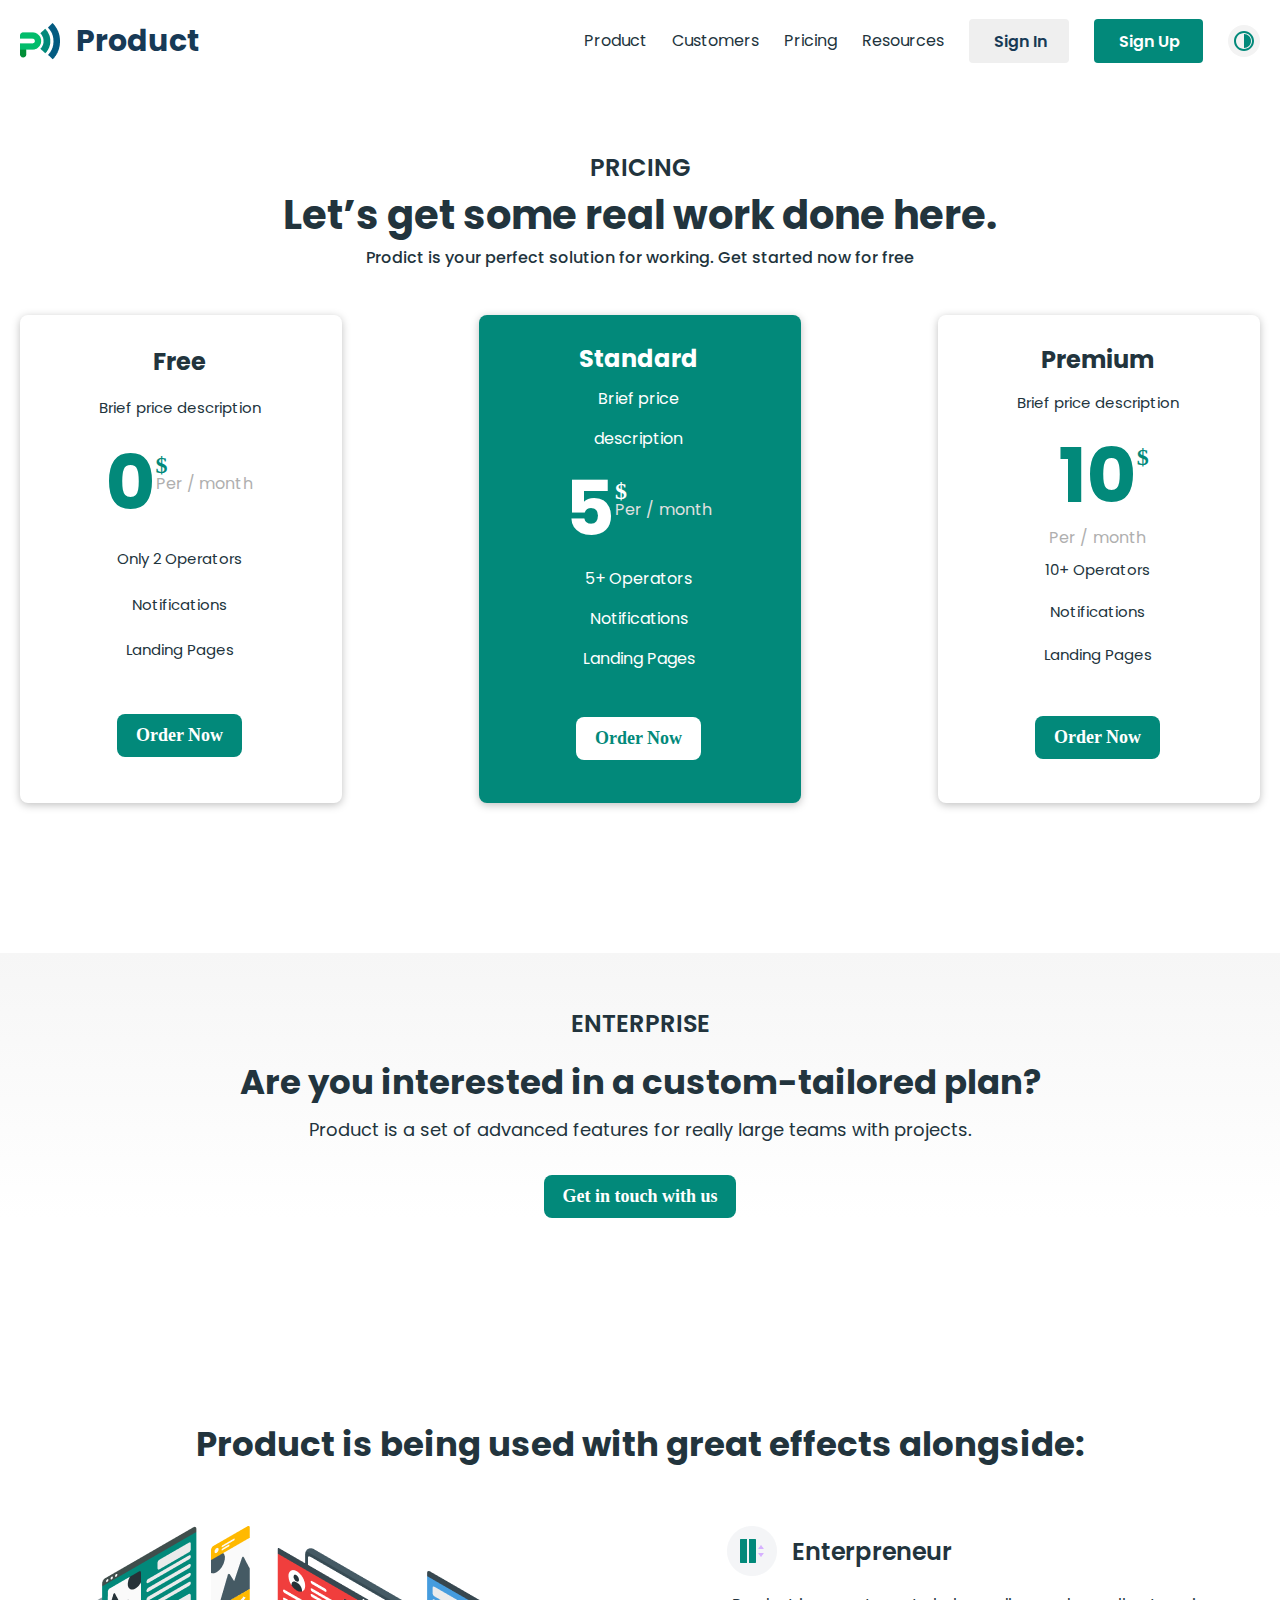
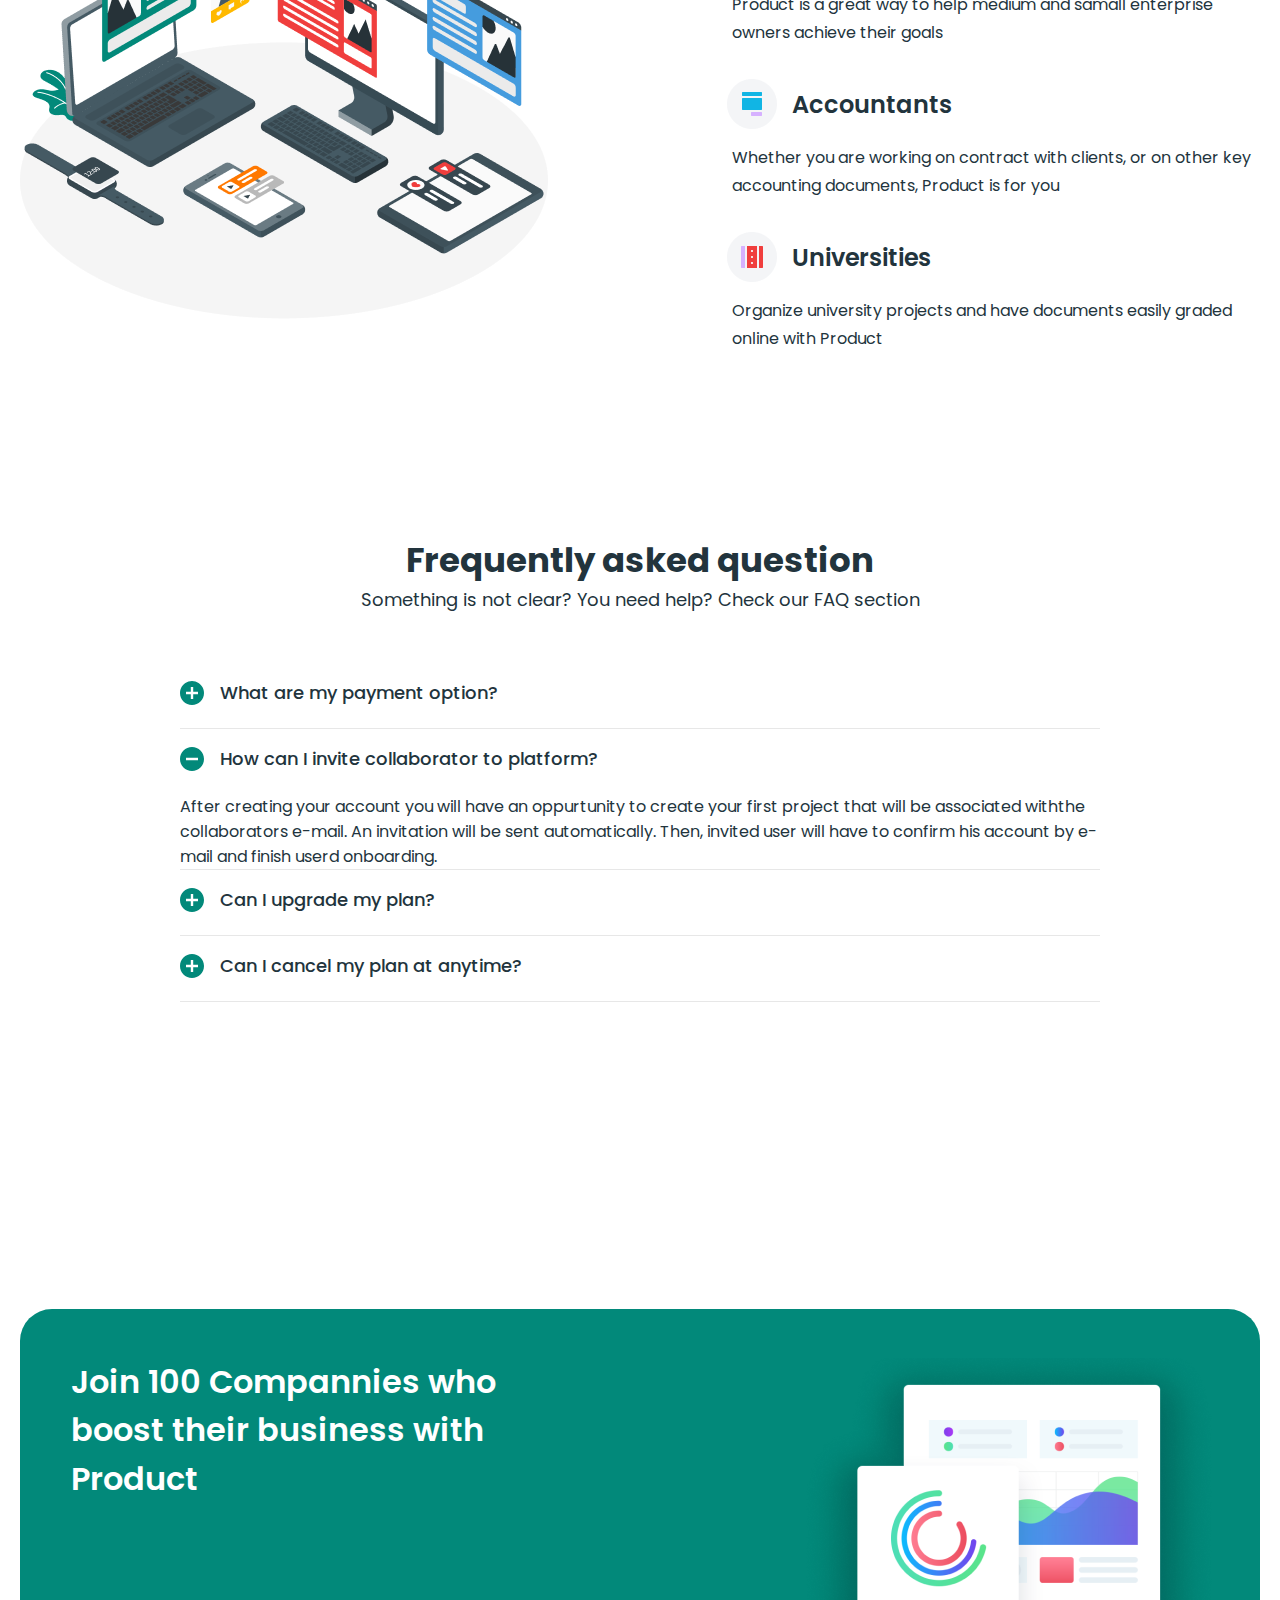
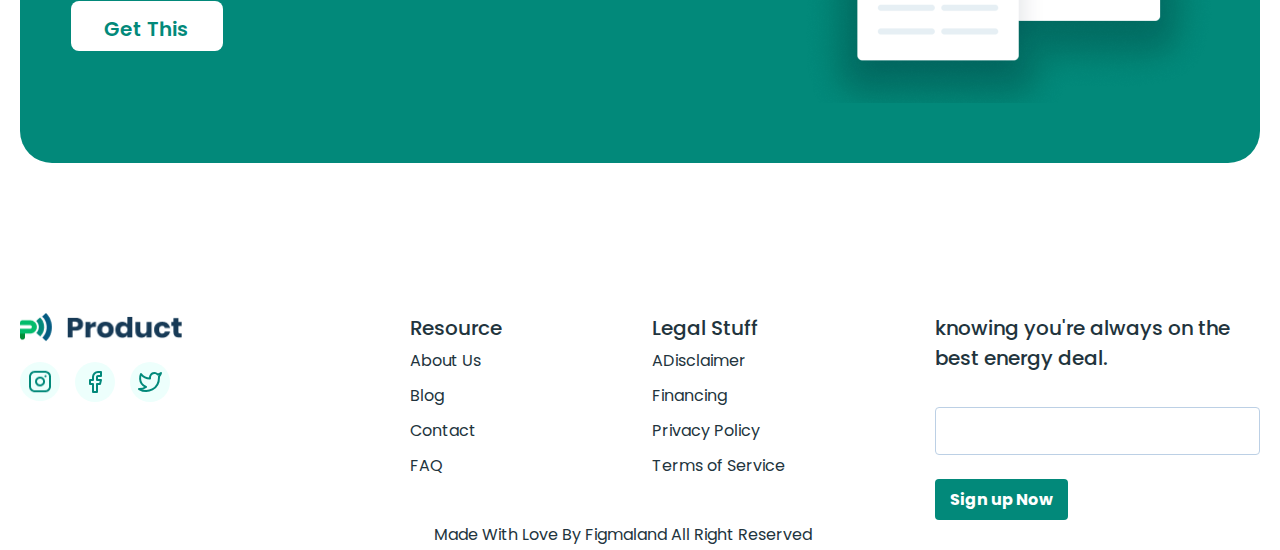
<file: pricing.html>
<!DOCTYPE html>
<html lang="en">

<head>
    <meta charset="UTF-8">
    <meta name="viewport" content="width=device-width, initial-scale=1.0">
    <title>Document</title>
    <link rel="stylesheet" href="./css/styles.css">
</head>

<body>
    <header class="header">
        <div class="container">
            <div class="header__wrapper">
                <div class="header__left__wrapper">
                    <img src="./img/header__logo.png" alt="">
                    <h1 class="header__left_header">
                        Product
                    </h1>
                </div>
                <div class="header__right_wrapper">
                    <ul class="header__list">
                        <li class="header__item">
                            <a class="header__item" href="/">Product</a>
                        </li>
                        <li class="header__item">
                            <a class="header__item" href="./customers.html">Customers</a>
                        </li>
                        <li class="header__item">
                            <a class="header__item" href="./pricing.html">Pricing</a>
                        </li>
                        <li class="header__item">
                            <a class="header__item" href="./recoursec.html">Resources</a>
                        </li>
                    </ul>

                    <button class="header__btn-1">
                        Sign In
                    </button>
                    <button class="header__btn-2">
                        Sign Up
                    </button>

                    <span class="header__span">

                    </span>


                </div>
                <img class="header__burger" src="./img/menu.png" alt="">
            </div>
        </div>
    </header>

    <section class="hero">
        <div class="container">
            <div class="hero__wrapper">

                <h2 class="hero__header">
                    PRICING
                </h2>

                <h2 class="hero__header-2">
                    Let’s get some real work done here.
                </h2>

                <p class="hero__text">
                    Prodict is your perfect solution for working. Get started now for free
                </p>


                <ol class="hero__list">
                    <li class="hero__item">
                        <h3 class="hero__item_header">
                            Free
                        </h3>
                        <p class="hero__item__text-1">
                            Brief price description
                        </p>
                        <p class="hero__item__text-2">
                            0
                        </p>
                        <sup class="hero__item__text-3">
                            $
                        </sup>
                        <p class="hero__item__text-4">
                            Per / month
                        </p>
                        <p class="hero__item__text-1">
                            Only 2 Operators
                        </p>
                        <p class="hero__item__text-1">
                            Notifications
                        </p>
                        <p class="hero__item__text-1">
                            Landing Pages
                        </p>
                        <button class="hero__item_btn">
                            Order Now
                        </button>
                    </li>

                    <li class="hero__item-1">
                        <h3 class="hero__item_header-1-1">
                            Standard
                        </h3>
                        <p class="hero__item__text-1-1">
                            Brief price description
                        </p>
                        <p class="hero__item__text-2-1">
                            5
                        </p>
                        <sup class="hero__item__text-3-1">
                            $
                        </sup>
                        <p class="hero__item__text-4-1">
                            Per / month
                        </p>
                        <p class="hero__item__text-1-1">
                            5+ Operators
                        </p>
                        <p class="hero__item__text-1-1">
                            Notifications
                        </p>
                        <p class="hero__item__text-1-1">
                            Landing Pages
                        </p>
                        <button class="hero__item_btn-1">
                            Order Now
                        </button>
                    </li>

                    <li class="hero__item">
                        <h3 class="hero__item_header">
                            Premium
                        </h3>
                        <p class="hero__item__text-1">
                            Brief price description
                        </p>
                        <p class="hero__item__text-2">
                            10
                        </p>
                        <sup class="hero__item__text-3">
                            $
                        </sup>
                        <p class="hero__item__text-4">
                            Per / month
                        </p>
                        <p class="hero__item__text-1">
                            10+ Operators
                        </p>
                        <p class="hero__item__text-1">
                            Notifications
                        </p>
                        <p class="hero__item__text-1">
                            Landing Pages
                        </p>
                        <button class="hero__item_btn">
                            Order Now
                        </button>
                    </li>
                </ol>
            </div>
        </div>
    </section>

    <section class="ent">
        <div class="container">
            <div class="ent__wrapper">
                <h2 class="ent__header-1">
                    ENTERPRISE
                </h2>
                <h3 class="ent__header-2">
                    Are you interested in a custom-tailored plan?
                </h3>
                <p class="ent__text">
                    Product is a set of advanced features for really large teams with projects.
                </p>
                <button class="ent__btn">
                    Get in touch with us
                </button>
            </div>
        </div>
    </section>

    <section class="is">
        <div class="container">
            <div class="is__wrapper">
                <div class="is_top-wrapper">
                    <h2 class="is_top-header">
                        Product is being used with great effects alongside:
                    </h2>
                </div>
                <ol class="is__list">
                    <div>
                        <img src="./img/is_bg.png" alt="bg__is" class="is_list_img">
                    </div>


                    <div>
                        <li class="is__item">
                            <img src="./img/is-1.png" alt="">
                            <h2 class="is__item_header">
                                Enterpreneur
                            </h2>
                            <p class="is__item_text">
                                Product is a great way to help medium and samall enterprise owners achieve their goals
                            </p>
                        </li>
    
                        <li class="is__item">
                            <img src="./img/is-2.png" alt="">
                            <h2 class="is__item_header">
                                Accountants
                            </h2>
                            <p class="is__item_text">
                                Whether you are working on contract with clients, or on other key accounting documents,
                                Product is for you
                            </p>
                        </li>
    
                        <li class="is__item">
                            <img src="./img/is-3.png" alt="">
                            <h2 class="is__item_header">
                                Universities
                            </h2>
                            <p class="is__item_text">
                                Organize university projects and have documents easily graded online with Product
                            </p>
                        </li>
                    </div>
                </ol>

            </div>
        </div>
    </section>

    <section class="not">
        <div class="container">
            <div class="not__wrapper">
                <div class="not__header__wrapper">
                    <h2 class="not__header_header">
                        Frequently asked question
                    </h2>

                    <p class="not__header_text">
                        Something is not clear? You need help? Check our FAQ section
                    </p>
                </div>
                <ol class="not__list">
                    <li class="not__item">
                        <img class="not__item_img" src="./img/plus_circle.svg" alt="">
                        <p class="not__item-text">
                            What are my payment option?
                        </p>
                        <span class="item__span">

                        </span>
                    </li>

                    <li class="not__item">
                        <img class="not__item_img" src="./img/minus_circle.svg" alt="">
                        <p class="not__item-text">
                            How can I invite collaborator to platform?
                        </p>

                        <p class="not__item_text-2">
                            After creating your account you will have an oppurtunity to create your first project that
                            will be associated withthe collaborators e-mail. An invitation will be sent automatically.
                            Then, invited user will have to confirm his account by e-mail and finish userd onboarding.
                        </p>
                        <span class="item__span">

                        </span>
                    </li>

                    <li class="not__item">
                        <img class="not__item_img" src="./img/plus_circle.svg" alt="">
                        <p class="not__item-text">
                            Can I upgrade my plan?
                        </p>
                        <span class="item__span">

                        </span>
                    </li>
                    <li class="not__item">
                        <img class="not__item_img" src="./img/plus_circle.svg" alt="">
                        <p class="not__item-text">
                            Can I cancel my plan at anytime?
                        </p>
                        <span class="item__span">

                        </span>
                    </li>
                </ol>
            </div>
        </div>
    </section>

    <section class="who">
        <div class="container">
            <div class="who__wrapper">
                <div class="who__wrapper-2">
                    <h2 class="who__header">
                        Join 100 Compannies who boost their business with Product
                    </h2>

                    <button class="who__btn">
                        Get This
                    </button>
                </div>

                <div>
                    <img class="who__img" src="./img/screen.png" alt="">
                </div>
            </div>
        </div>
    </section>

    <footer class="footer">
        <div class="container">
            <div class="footer__wrapper">
                <div class="footer__top_wrapper">

                    <a class="footer__left_wrapper" href="/">
                        <img class="footer__left_img-11" width="163" height="29px" src="./img/product.png" alt="">
                        <img class="footer__left_img-1" width="40" height="40" src="./img/footer-1.png" alt="">
                        <img class="footer__left_img-2" width="40" height="40" src="./img/footer-2.svg" alt="">
                        <img class="footer__left_img-3" width="40" height="40" src="./img/footer-3.svg" alt="">
                    </a>

                </div>
                <div class="footer__center__wrapper">
                    <ol class="footer__list">
                        <li class="footer__item">
                            <h2 class="footer__item_header">
                                Resource
                            </h2>
                            <ul class="footer__item_list">
                                <li class="footer__item_item">
                                    <a class="footer__item_item" href="/">About Us</a>
                                </li>
                                <li class="footer__item_item">
                                    <a class="footer__item_item" href="/">Blog</a>
                                </li>
                                <li class="footer__item_item">
                                    <a class="footer__item_item" href="/">Contact</a>
                                </li>
                                <li class="footer__item_item">
                                    <a class="footer__item_item" href="/">FAQ</a>
                                </li>
                            </ul>
                        </li>

                        <li class="footer__item">
                            <h2 class="footer__item_header">
                                Legal Stuff
                            </h2>
                            <ul class="footer__item_list">
                                <li class="footer__item_item">
                                    <a class="footer__item_item" href="/">ADisclaimer</a>
                                </li>
                                <li class="footer__item_item">
                                    <a class="footer__item_item" href="/">Financing</a>
                                </li>
                                <li class="footer__item_item">
                                    <a class="footer__item_item" href="/">Privacy Policy</a>
                                </li>
                                <li class="footer__item_item">
                                    <a class="footer__item_item" href="/">Terms of Service</a>
                                </li>
                            </ul>
                        </li>
                    </ol>
                    <div class="footer__right_wrapper">
                        <h2 class="footer__right_header">
                            knowing you're always on the best energy deal.
                        </h2>
                        <input type="text" class="footer__right_input">

                        <button class="footer__right_btn">
                            Sign up Now
                        </button>
                    </div>
                </div>

                <div class="footer__bottom">
                    <h2 class="footer__bottom_header">
                        Made With Love By Figmaland All Right Reserved
                    </h2>
                </div>
            </div>
    </footer>
</body>

</html>
</file>
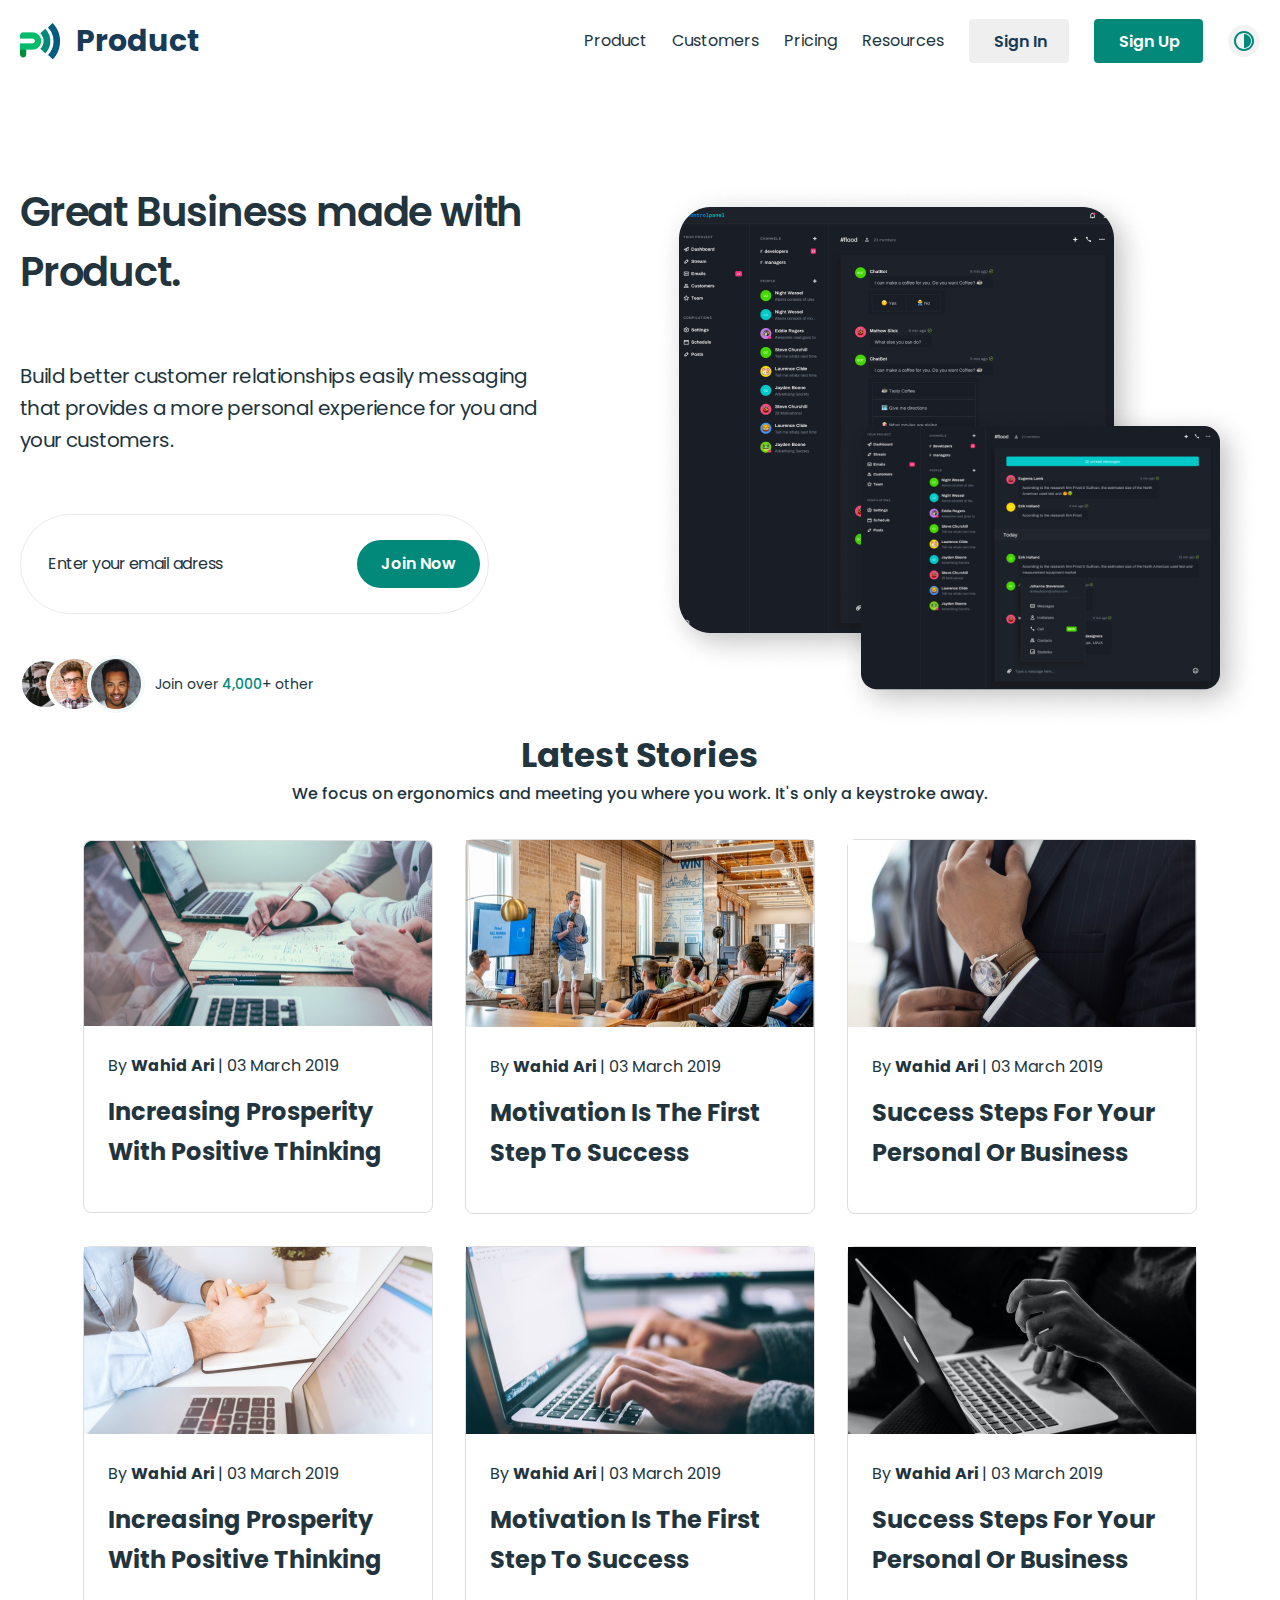
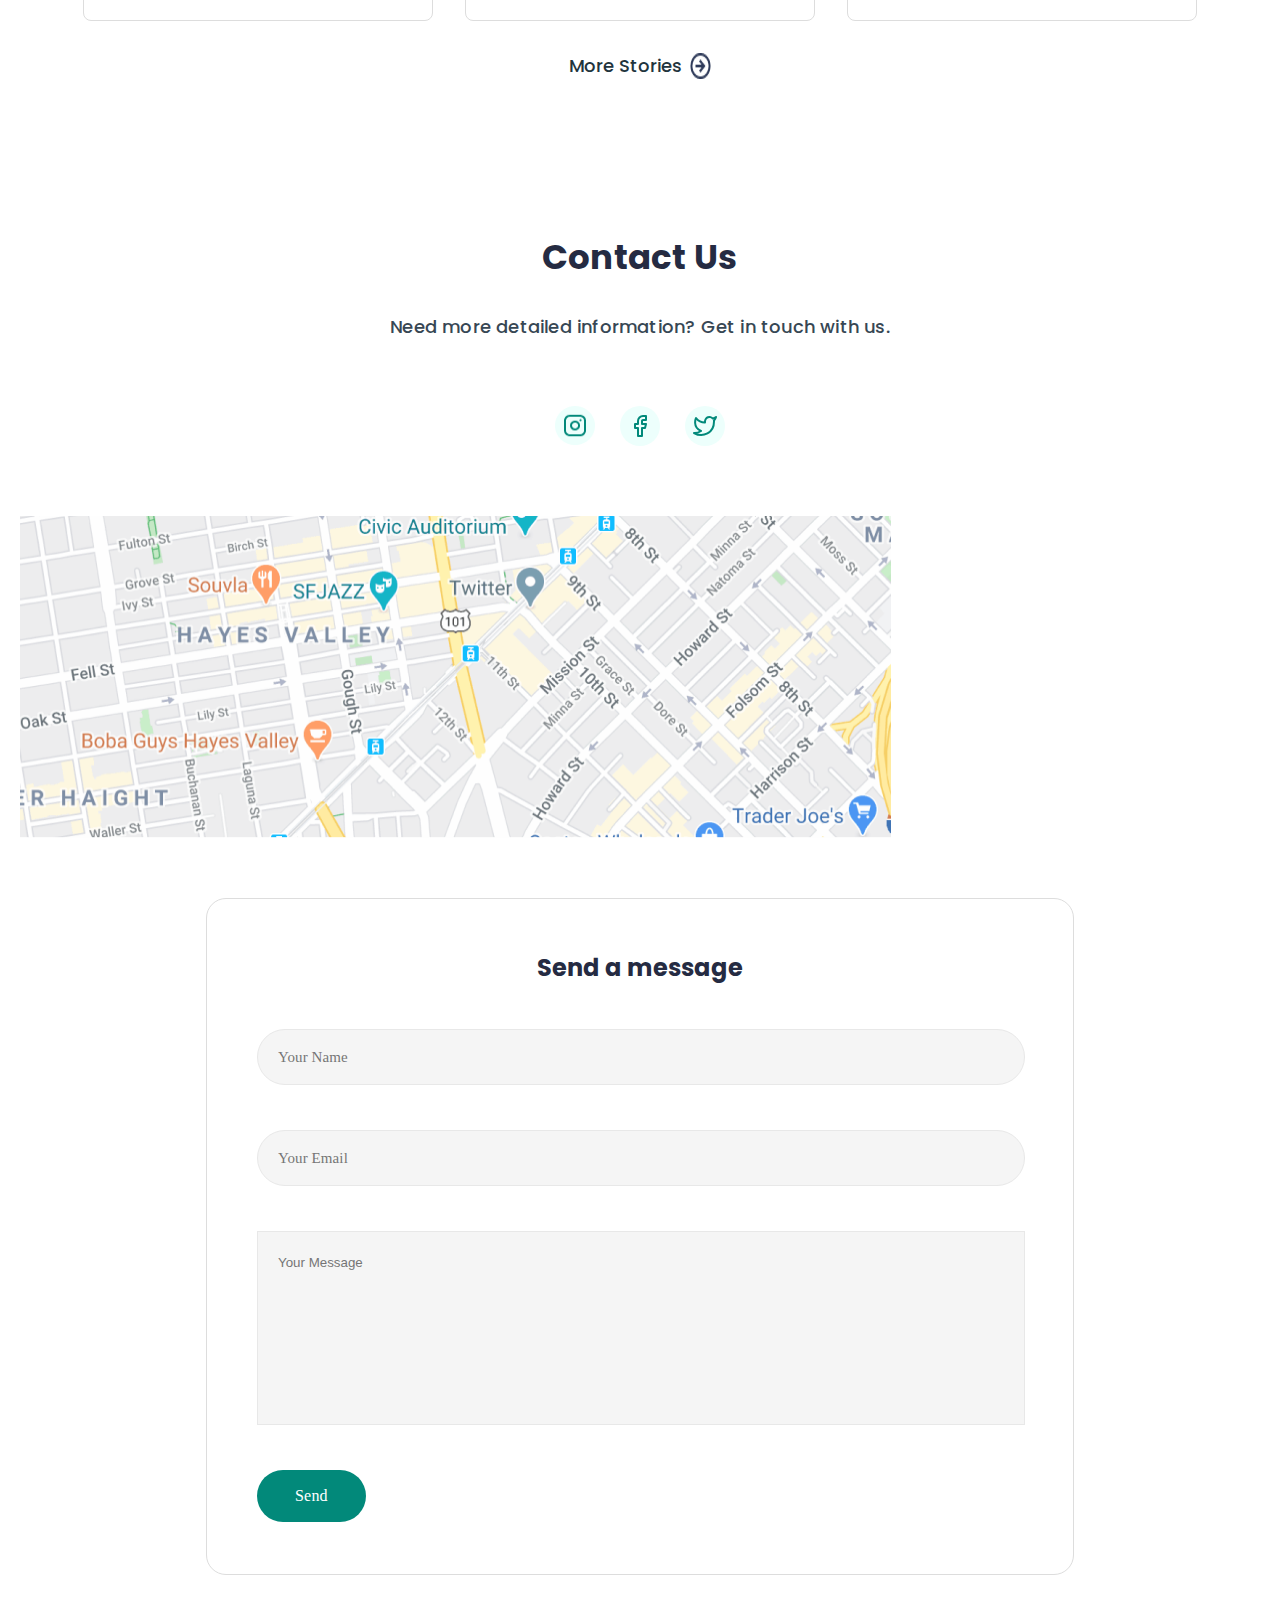
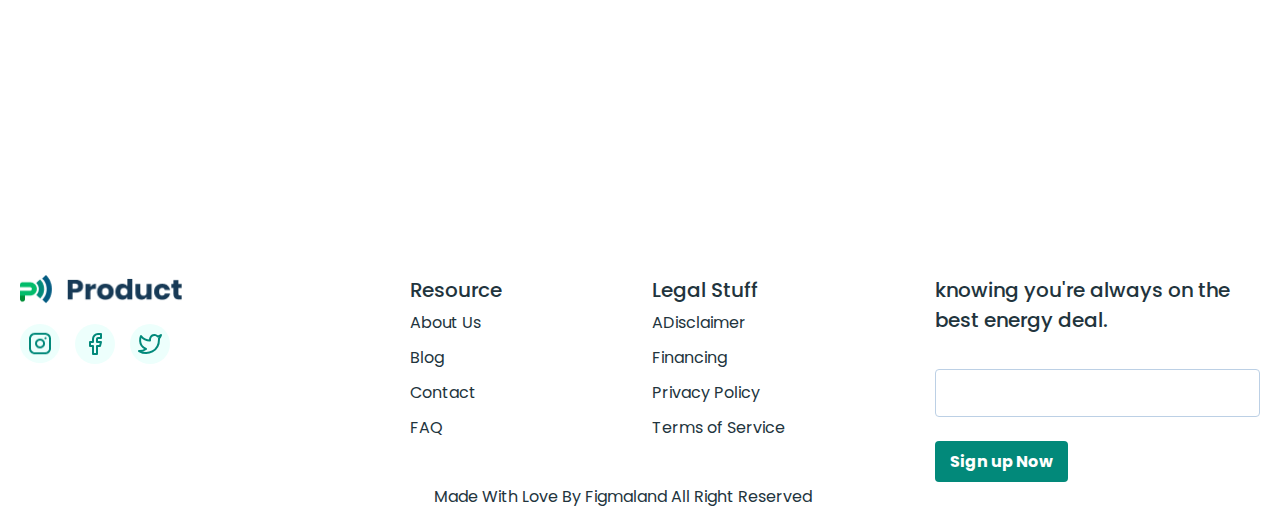
<file: recoursec.html>
<!DOCTYPE html>
<html lang="en">

<head>
    <meta charset="UTF-8">
    <meta name="viewport" content="width=device-width, initial-scale=1.0">
    <title>Document</title>
    <link rel="stylesheet" href="./css/styles.css">

</head>

<body>
    <header class="header">
        <div class="container">
            <div class="header__wrapper">
                <div class="header__left__wrapper">
                    <img src="./img/header__logo.png" alt="">
                    <h1 class="header__left_header">
                        Product
                    </h1>
                </div>
                <div class="header__right_wrapper">
                    <ul class="header__list">
                        <li class="header__item">
                            <a class="header__item" href="/">Product</a>
                        </li>
                        <li class="header__item">
                            <a class="header__item" href="./customers.html">Customers</a>
                        </li>
                        <li class="header__item">
                            <a class="header__item" href="./pricing.html">Pricing</a>
                        </li>
                        <li class="header__item">
                            <a class="header__item" href="./recoursec.html">Resources</a>
                        </li>
                    </ul>

                    <button class="header__btn-1">
                        Sign In
                    </button>
                    <button class="header__btn-2">
                        Sign Up
                    </button>

                    <span class="header__span">

                    </span>


                </div>
                <img class="header__burger" src="./img/menu.png" alt="">
            </div>
        </div>
    </header>

    <main>
        <section class="wit">
            <div class="container">
                <div class="wit__wrapper">
                    <div class="wit__left_wrapper">
                        <h2 class="wit__l-header">
                            Great Business made with Product.
                        </h2>

                        <p class="wit__l_text">
                            Build better customer relationships easily messaging that provides a more personal
                            experience for you and your customers.
                        </p>

                        <div class="wit__l-w">
                            <p class="wit__l-w-text">
                                Enter your email adress
                            </p>

                            <button class="wit__l-w-btn">
                                Join Now
                            </button>
                        </div>

                        <div class="wit__l_l_w">
                            <img class="wit__l_img" src="./img/img__wit-1.png" alt="">
                            <p class="wit__l_text-11">Join over <span class="wit__l_text-11-span">4,000</span>+ other
                            </p>
                        </div>
                    </div>

                    <div class="wit__right_wrapper">
                        <img class="wit__right_img-1" src="./img/wit--2.png" alt="">
                        <img class="wit__right_img-2" src="./img/SCREEN MASK.png" alt="">
                    </div>
                </div>
            </div>
        </section>

        <section class="lat">
            <div class="container">
                <div class="lat__wrapper">
                    <h2 class="lat__header">
                        Latest Stories
                    </h2>

                    <p class="lat__text">
                        We focus on ergonomics and meeting you where you work. It's only a keystroke away.
                    </p>


                    <ol class="lat__list">
                        <li class="lat__item">
                            <img src="./img/con__img-1.png" alt="">
                            <p class="lat__item_text">
                                By <span class="lat__item_text-span">
                                    Wahid Ari
                                </span>
                                | 03 March 2019
                            </p>
                            <h3 class="lat__item_header">
                                Increasing Prosperity With Positive Thinking
                            </h3>
                        </li>

                        <li class="lat__item">
                            <img src="./img/lat-2.png" alt="">
                            <p class="lat__item_text">
                                By <span class="lat__item_text-span">
                                    Wahid Ari
                                </span>
                                | 03 March 2019
                            </p>
                            <h3 class="lat__item_header">
                                Motivation Is The First Step To Success
                            </h3>
                        </li>

                        <li class="lat__item">
                            <img src="./img/lat-3.png" alt="">
                            <p class="lat__item_text">
                                By <span class="lat__item_text-span">
                                    Wahid Ari
                                </span>
                                | 03 March 2019
                            </p>
                            <h3 class="lat__item_header">
                                Success Steps For Your Personal Or Business
                            </h3>
                        </li>

                        <li class="lat__item">
                            <img src="./img/lat-4.png" alt="">
                            <p class="lat__item_text">
                                By <span class="lat__item_text-span">
                                    Wahid Ari
                                </span>
                                | 03 March 2019
                            </p>
                            <h3 class="lat__item_header">
                                Increasing Prosperity With Positive Thinking
                            </h3>
                        </li>

                        <li class="lat__item">
                            <img src="./img/lat-5.png" alt="">
                            <p class="lat__item_text">
                                By <span class="lat__item_text-span">
                                    Wahid Ari
                                </span>
                                | 03 March 2019
                            </p>
                            <h3 class="lat__item_header">
                                Motivation Is The First Step To Success
                            </h3>
                        </li>

                        <li class="lat__item">
                            <img src="./img/lat-6.png" alt="">
                            <p class="lat__item_text">
                                By <span class="lat__item_text-span">
                                    Wahid Ari
                                </span>
                                | 03 March 2019
                            </p>
                            <h3 class="lat__item_header">
                                Success Steps For Your Personal Or Business
                            </h3>
                        </li>
                    </ol>

                    <div class="circ">
                        <p class="more__text">
                            More Stories
                        </p>
                        <img src="./img/circle_right.png" alt="">
                    </div>

                </div>
            </div>
        </section>

        <section class="us">
            <div class="container">
                <div class="us__wrapper">
                    <div class="us__header-wrapper">
                        <h2 class="us__header__header">
                            Contact Us
                        </h2>

                        <p class="us__header_text">
                            Need more detailed information? Get in touch with us.
                        </p>

                        <img class="us__left_img-1" width="40" height="40" src="./img/footer-1.png" alt="">
                        <img class="us__left_img-2" width="40" height="40" src="./img/footer-2.svg" alt="">
                        <img class="us__left_img-3" width="40" height="40" src="./img/footer-3.svg" alt="">


                    </div>
                    <img class="map__screen-1" src="./img/map screen.png" alt="" width="871" height="323">
                    <img class="map__screen-2" src="./img/map screen 2.png" alt="">
                    <div class="us__input__wrapper">
                        <h2 class="us__input_header">
                            Send a message
                        </h2>


                        <input class="us__input-input-1" type="text" required placeholder="Your Name" name="" id="">
                        <input class="us__input-input-1" type="text" required placeholder="Your Email" name="" id="">
                        <input class="us__input-input-2" type="text" required placeholder="Your Message" name="" id="">

                        <button class="us__input_btn">
                            Send
                        </button>
                    </div>

                </div>
            </div>
        </section>

    </main>



    <footer class="footer">
        <div class="container">
            <div class="footer__wrapper">
                <div class="footer__top_wrapper">
                    
                        <a class="footer__left_wrapper" href="/">
                            <img class="footer__left_img-11" width="163" height="29px" src="./img/product.png" alt="">
                        <img class="footer__left_img-1" width="40" height="40" src="./img/footer-1.png" alt="">
                        <img class="footer__left_img-2" width="40" height="40" src="./img/footer-2.svg" alt="">
                        <img class="footer__left_img-3" width="40" height="40" src="./img/footer-3.svg" alt="">
                        </a>
                    
                </div>
                <div class="footer__center__wrapper">
                    <ol class="footer__list">
                        <li class="footer__item">
                            <h2 class="footer__item_header">
                                Resource
                            </h2>
                            <ul class="footer__item_list">
                                <li class="footer__item_item">
                                    <a class="footer__item_item" href="/">About Us</a>
                                </li>
                                <li class="footer__item_item">
                                    <a class="footer__item_item" href="/">Blog</a>
                                </li>
                                <li class="footer__item_item">
                                    <a class="footer__item_item" href="/">Contact</a>
                                </li>
                                <li class="footer__item_item">
                                    <a class="footer__item_item" href="/">FAQ</a>
                                </li>
                            </ul>
                        </li>
    
                        <li class="footer__item">
                            <h2 class="footer__item_header">
                                Legal Stuff
                            </h2>
                            <ul class="footer__item_list">
                                <li class="footer__item_item">
                                    <a class="footer__item_item" href="/">ADisclaimer</a>
                                </li>
                                <li class="footer__item_item">
                                    <a class="footer__item_item" href="/">Financing</a>
                                </li>
                                <li class="footer__item_item">
                                    <a class="footer__item_item" href="/">Privacy Policy</a>
                                </li>
                                <li class="footer__item_item">
                                    <a class="footer__item_item" href="/">Terms of Service</a>
                                </li>
                            </ul>
                        </li>
                    </ol>
                    <div class="footer__right_wrapper">
                        <h2 class="footer__right_header">
                            knowing you're always on the best energy deal.
                        </h2>
                        <input type="text" class="footer__right_input">
    
                        <button class="footer__right_btn">
                            Sign up Now
                        </button>
                    </div>
                </div>
                
                <div class="footer__bottom">
                    <h2 class="footer__bottom_header">
                        Made With Love By Figmaland All Right Reserved
                    </h2>
                </div>
            </div>
    </footer>
</body>

</html>
</file>
<file: css/styles.css>
/* poppins-300 - latin */
@font-face {
  font-display: swap; /* Check https://developer.mozilla.org/en-US/docs/Web/CSS/@font-face/font-display for other options. */
  font-family: "Poppins";
  font-style: normal;
  font-weight: 300;
  src: url("../fonts/poppins-v20-latin-300.woff2") format("woff2"); /* Chrome 36+, Opera 23+, Firefox 39+, Safari 12+, iOS 10+ */
}
/* poppins-regular - latin */
@font-face {
  font-display: swap; /* Check https://developer.mozilla.org/en-US/docs/Web/CSS/@font-face/font-display for other options. */
  font-family: "Poppins";
  font-style: normal;
  font-weight: 400;
  src: url("../fonts/poppins-v20-latin-regular.woff2") format("woff2"); /* Chrome 36+, Opera 23+, Firefox 39+, Safari 12+, iOS 10+ */
}
/* poppins-500 - latin */
@font-face {
  font-display: swap; /* Check https://developer.mozilla.org/en-US/docs/Web/CSS/@font-face/font-display for other options. */
  font-family: "Poppins";
  font-style: normal;
  font-weight: 500;
  src: url("../fonts/poppins-v20-latin-500.woff2") format("woff2"); /* Chrome 36+, Opera 23+, Firefox 39+, Safari 12+, iOS 10+ */
}
/* poppins-600 - latin */
@font-face {
  font-display: swap; /* Check https://developer.mozilla.org/en-US/docs/Web/CSS/@font-face/font-display for other options. */
  font-family: "Poppins";
  font-style: normal;
  font-weight: 600;
  src: url("../fonts/poppins-v20-latin-600.woff2") format("woff2"); /* Chrome 36+, Opera 23+, Firefox 39+, Safari 12+, iOS 10+ */
}
/* poppins-700 - latin */
@font-face {
  font-display: swap; /* Check https://developer.mozilla.org/en-US/docs/Web/CSS/@font-face/font-display for other options. */
  font-family: "Poppins";
  font-style: normal;
  font-weight: 700;
  src: url("../fonts/poppins-v20-latin-700.woff2") format("woff2"); /* Chrome 36+, Opera 23+, Firefox 39+, Safari 12+, iOS 10+ */
}
* {
  margin: 0;
  padding: 0;
  list-style-type: none;
  text-decoration: none;
  box-sizing: border-box;
}

body {
  -webkit-user-select: none;
     -moz-user-select: none;
          user-select: none;
}

html {
  scroll-behavior: smooth;
}

header {
  transition: all 0.4s ease-in-out !important;
}

.dark header {
  background-color: #1F2E35;
  color: white;
}
.dark header * {
  color: inherit !important;
}
.dark header .header__btn-1 {
  background-color: #1F2E35 !important;
  border: 1px solid white !important;
}
.dark main {
  background-color: #1F2E35;
}
.dark main .at .at__header {
  color: white !important;
}
.dark main .at .at__text {
  color: white !important;
}
.dark main .for {
  background-image: url(../img/bg-dark-1.png) !important;
}
.dark main .for .for_header {
  color: #fff !important;
}
.dark main .for .for__list-header {
  color: #fff !important;
}
.dark main .for .for__item-text {
  color: white !important;
}
.dark main .man .man__top_left-text {
  color: #fff !important;
}
.dark main .man .man__top_left_header {
  color: #fff !important;
}
.dark main .man .man__center_left_header {
  color: #fff !important;
}
.dark main .man .man__top_left-header-2 {
  color: #fff !important;
}
.dark main .man .man__top_left-text-2 {
  color: #fff !important;
}
.dark main .man .man_center_text {
  color: #fff !important;
}
.dark main .man .man__bottom_left_header {
  color: #fff !important;
}
.dark main .can {
  background-image: url(../img/bg-dark-2.png);
}
.dark main .can .can__header {
  color: #fff !important;
}
.dark main .can .can__text {
  color: #fff !important;
}
.dark main .con .con__header {
  color: #fff !important;
}
.dark main .con .con__text {
  color: #fff !important;
}
.dark main .we .we__header {
  color: #fff !important;
}
.dark main .we .we__text {
  color: #fff !important;
}
.dark main .footer {
  background-color: #1F2E35 !important;
}
.dark main .footer__left_img-11 {
  display: none !important;
}
.dark main .footer__left_img-11-2 {
  display: block !important;
}

.container {
  max-width: 1297px;
  margin: 0 auto;
  padding: 0 20px;
}

@media only screen and (max-width: 376px) {
  .header {
    padding: 18px 0px !important;
  }
  .header .header__right_wrapper {
    display: none !important;
  }
  .header .header__left__wrapper img {
    width: 40px !important;
    height: 36px !important;
  }
  .header .header__burger {
    display: block !important;
    width: 28px !important;
    height: 31px !important;
    flex-shrink: 0;
  }
}
@media only screen and (max-width: 950px) {
  .header .header__btn-2 {
    font-size: 11px !important;
  }
  .header .header__btn-1 {
    font-size: 11px !important;
  }
  .header .header__item {
    font-size: 13px !important;
  }
  .header .header__list {
    gap: 11px !important;
  }
  .header .header__left_header {
    font-size: 25px !important;
  }
}
@media only screen and (max-width: 750px) {
  .header .header__btn-2 {
    font-size: 9px !important;
    padding: 5px 15px;
  }
  .header .header__btn-1 {
    font-size: 9px !important;
    padding: 5px 15px;
  }
  .header .header__item {
    font-size: 10px !important;
  }
  .header .header__list {
    gap: 11px !important;
  }
  .header .header__left_header {
    font-size: 25px !important;
  }
}
@media only screen and (max-width: 690px) {
  .header .header__btn-2 {
    display: none !important;
  }
  .header .header__btn-1 {
    display: none !important;
  }
  .header .header__item {
    font-size: 10px !important;
  }
  .header .header__list {
    gap: 8px !important;
  }
  .header .header__left_header {
    font-size: 15px !important;
    margin-left: 8px !important;
  }
  .header .header__left__wrapper img {
    width: 25px;
    height: 20px;
  }
  .header .header__right_wrapper {
    gap: 10px !important;
  }
}
.header {
  padding: 19px 0px;
}
.header .header__burger {
  display: none;
}
.header .header__wrapper {
  display: flex;
  justify-content: space-between;
}
.header .header__left__wrapper {
  display: flex;
  align-items: center;
}
.header .header__left_header {
  color: #173A56;
  font-family: Poppins;
  font-size: 30px;
  font-style: normal;
  font-weight: 700;
  line-height: 28px; /* 93.333% */
  margin-left: 16px;
}
.header .header__right_wrapper {
  display: flex;
  align-items: center;
  gap: 25px;
}
.header .header__list {
  display: flex;
  gap: 25px;
  align-items: center;
}
.header .header__item {
  list-style-type: none;
  color: #22343D;
  font-family: Poppins;
  font-size: 16px;
  font-style: normal;
  font-weight: 400;
  line-height: 28px;
}
.header .header__btn-1 {
  color: #173A56;
  font-family: Poppins;
  font-size: 16px;
  font-style: normal;
  font-weight: 600;
  line-height: normal;
  border-radius: 4px;
  border: 1px solid #BCD0E5;
  border: none;
  padding: 10px 22px 9px 25px;
}
.header .header__btn-2 {
  border-radius: 4px;
  background: #02897A;
  color: #FFF;
  font-family: Poppins;
  font-size: 16px;
  font-style: normal;
  font-weight: 600;
  line-height: normal;
  border: none;
  padding: 10px 23px 9px 25px;
}
.header .header__span {
  width: 32px;
  height: 32px;
  display: flex;
  border-radius: 100px;
  background: #F3F3F3;
  position: relative;
}
.header .header__span::before {
  content: "";
  position: absolute;
  background-image: url(../../img/header__color.svg);
  width: 24px;
  height: 24px;
  top: 4px;
  left: 4px;
}

@media only screen and (max-width: 376px) {
  .at {
    background-position: top !important;
    background-size: 320px;
  }
  .at .at__header {
    font-size: 36px !important;
  }
  .at .at__wrapper {
    text-align: center;
    padding-top: 50px;
  }
  .at .at__btn {
    padding: 15px 24px !important;
  }
}
@media only screen and (max-width: 1360px) {
  .at {
    background-size: 500px;
  }
}
@media only screen and (max-width: 1250px) {
  .at {
    background-position: calc(50% + 230px) !important;
  }
}
@media only screen and (max-width: 970px) {
  .at {
    background-position: top !important;
    padding-top: 470px !important;
  }
  .at .at__text {
    max-width: 100% !important;
  }
  .at .at__header {
    max-width: 100% !important;
  }
  .at .at__wrapper {
    max-width: 100% !important;
    text-align: center;
    justify-content: center;
  }
}
@media only screen and (max-width: 970px) {
  .at {
    background-size: 370px !important;
  }
}
@media only screen and (max-width: 380px) {
  .at .at__btn {
    margin-right: 8px !important;
    font-size: 14px !important;
  }
}
.at {
  padding-top: 242px;
  background-image: url(../../img/main__back_foto.png);
  background-repeat: no-repeat;
  background-position: calc(50% + 361px);
}
.at .at__wrapper {
  display: flex;
  flex-wrap: wrap;
  max-width: 518px;
}
.at .at__header {
  color: #22343D;
  font-family: Poppins;
  font-size: 40px;
  font-style: normal;
  font-weight: 700;
  line-height: 60px; /* 150% */
  max-width: 400px;
}
.at .at__text {
  color: #22343D;
  font-family: Poppins;
  font-size: 18px;
  font-style: normal;
  font-weight: 400;
  line-height: 28px; /* 155.556% */
  max-width: 458px;
  margin-top: 18px;
  margin-bottom: 45px;
}
.at .at__btn {
  border-radius: 4px;
  background: #02897A;
  color: #FFF;
  font-family: Poppins;
  font-size: 16px;
  font-style: normal;
  font-weight: 700;
  line-height: normal;
  border: none;
  padding: 15px 41px;
  margin-right: 30px;
}
.at .at__link {
  color: #02897A;
  font-family: Poppins;
  font-size: 16px;
  font-style: normal;
  font-weight: 600;
  line-height: normal;
  text-decoration-line: underline;
  display: flex;
  align-items: center;
  margin-left: 8px;
}
.at .at_img {
  display: flex;
  align-items: center;
  margin-top: 16px;
}

.ok {
  position: absolute;
  left: 0;
  right: 0;
  top: 0;
  bottom: 0;
  z-index: 1111;
  width: 100vh;
  height: 100vh;
  background-color: none;
}

@media only screen and (max-width: 376px) {
  .for .for__list {
    flex-wrap: wrap;
    text-align: center;
    justify-content: center;
  }
}
@media only screen and (max-width: 710px) {
  .for .for__list {
    flex-wrap: wrap;
    justify-content: center;
  }
}
.for {
  padding-top: 115px;
  background-image: url(../../img/Bg.png);
  background-position: bottom;
  background-repeat: no-repeat;
  padding-bottom: 90px;
}
.for .for__wrapper {
  display: flex;
  flex-wrap: wrap;
  justify-content: center;
}
.for .for_header {
  color: #22343D;
  text-align: center;
  font-family: Poppins;
  font-size: 32px;
  font-style: normal;
  font-weight: 700;
  line-height: normal;
  max-width: 529px;
  padding-bottom: 66px;
}
.for .for__list {
  display: flex;
  gap: 46px;
  display: flex;
}
.for .for__list-header {
  color: #22343D;
  font-family: Poppins;
  font-size: 22px;
  font-style: normal;
  font-weight: 600;
  line-height: normal;
  margin-top: 20px;
}
.for .for__item-text {
  color: #22343D;
  font-family: Poppins;
  font-size: 16px;
  font-style: normal;
  font-weight: 400;
  line-height: 26px; /* 162.5% */
  max-width: 240px;
  margin-top: 13px;
}
.for .for__btn {
  color: #FFF;
  font-family: Poppins;
  font-size: 16px;
  font-style: normal;
  font-weight: 700;
  line-height: normal;
  border-radius: 4px;
  background: #02897A;
  padding: 15px 32px;
  border: none;
  margin-top: 60px;
}

@media only screen and (max-width: 376px) {
  .man .man__top_wrapper {
    background-position: top !important;
    background-size: 320px;
    padding-top: 350px !important;
  }
  .man .man__center_wrapper {
    padding: 0px !important;
    background-position: top !important;
    background-size: 320px;
    padding-top: 350px !important;
  }
  .man .man__bottom_wrapper {
    padding: 0px !important;
    background-position: top !important;
    background-size: 320px;
    padding-top: 350px !important;
  }
  .man .man__top_left_header {
    margin-bottom: 16px !important;
  }
  .man .man__item {
    justify-content: center;
    flex-wrap: wrap;
    padding-bottom: 20px !important;
  }
  .man .man__item:nth-child(1n) {
    flex-direction: column-reverse !important;
  }
  .man .man__item_img {
    width: 349px;
    height: 306.1px;
  }
}
@media only screen and (max-width: 1060px) {
  .man .man__item:nth-child(1n) {
    flex-direction: column-reverse !important;
  }
  .man .man__top-wrapper {
    text-align: center;
  }
}
@media only screen and (max-width: 570px) {
  .man .man__item_img {
    width: 100% !important;
    height: 100% !important;
  }
}
.man {
  padding-top: 150px;
}
.man .man__top_wrapper {
  padding-top: 57px;
}
.man .man__item {
  display: flex;
  align-items: center;
  justify-content: space-between;
  padding-bottom: 150px;
}
.man .man__item .man__item:nth-child(2n) {
  display: flex;
}
.man .man__item:nth-child(2n) {
  display: flex;
  flex-direction: row-reverse;
}
.man .man__top_left-text {
  color: #22343D;
  font-family: "Poppins";
  font-size: 16px;
  font-style: normal;
  font-weight: 600;
  line-height: normal;
}
.man .man__top_left_header {
  color: #22343D;
  font-family: "Poppins";
  font-size: 32px;
  font-style: normal;
  font-weight: 700;
  line-height: normal;
  margin-top: 8px;
  margin-bottom: 131px;
}
.man .man__top_left-header-2 {
  color: #22343D;
  font-family: "Poppins";
  font-size: 16px;
  font-style: normal;
  font-weight: 600;
  line-height: 26px;
  /* 162.5% */
}
.man .man__top_left-text-2 {
  color: #22343D;
  font-family: "Poppins";
  font-size: 16px;
  font-style: normal;
  font-weight: 400;
  line-height: 26px;
  /* 162.5% */
  max-width: 486px;
  margin-top: 12px;
  margin-bottom: 25px;
}
.man .man__center_list {
  display: flex;
  flex-wrap: wrap;
  max-width: 486px;
  gap: 30px;
}
.man .man__center_item {
  display: flex;
  align-items: center;
  gap: 30px;
}
.man .man_center_img {
  width: 35px;
  height: 35px;
}
.man .man__center_left_header {
  color: #22343D;
  font-family: "Poppins";
  font-size: 32px;
  font-style: normal;
  font-weight: 700;
  line-height: normal;
  margin-top: 8px;
  margin-bottom: 23px;
}
.man .man_center_text {
  color: #22343D;
  font-family: Poppins;
  font-size: 16px;
  font-style: normal;
  font-weight: 400;
  line-height: 26px;
  /* 162.5% */
  max-width: 365px;
}
.man .man__bottom_wrapper {
  padding-top: 100px;
  margin-top: 100px;
  background-image: url(../../img/amico-3.svg);
  background-repeat: no-repeat;
  background-position: 90%;
}
.man .man__bottom_left_header {
  color: #22343D;
  font-family: "Poppins";
  font-size: 32px;
  font-style: normal;
  font-weight: 700;
  line-height: normal;
  margin-top: 8px;
  margin-bottom: 23px;
}

@media only screen and (max-width: 376px) {
  .can .can__top_wrapper {
    margin-left: 0px !important;
  }
  .can .can__header {
    font-size: 30px !important;
  }
  .can .can__text {
    font-size: 15px;
  }
  .can .can__b_item-3 {
    margin-left: 50px !important;
  }
}
@media only screen and (max-width: 1000px) {
  .can .can__text {
    max-width: 100% !important;
  }
  .can .can__top_wrapper {
    margin-left: 0px !important;
    max-width: 100% !important;
  }
  .can .can__b_item-2 {
    margin-left: 0px !important;
  }
  .can .can__b_item-3 {
    margin-left: 0px !important;
    display: flex;
    justify-content: center;
    text-align: center;
  }
}
@media only screen and (max-width: 800px) {
  .can .can__b_list {
    justify-content: center !important;
  }
}
.can {
  padding-top: 70px;
  padding-bottom: 150px;
  background-image: url(../../img/bg-2.svg);
  background-repeat: no-repeat;
  background-position: top;
}
.can .can__top_wrapper {
  display: flex;
  justify-content: center;
  flex-wrap: wrap;
  max-width: 542px;
  align-items: center;
  text-align: center;
  margin-left: 30%;
  padding-bottom: 32px;
}
.can .can__header {
  color: #22343D;
  text-align: center;
  font-family: Poppins;
  font-size: 32px;
  font-style: normal;
  font-weight: 700;
  line-height: normal;
}
.can .can__text {
  color: #22343D;
  text-align: center;
  font-family: Poppins;
  font-size: 16px;
  font-style: normal;
  font-weight: 500;
  line-height: 26px;
  /* 162.5% */
  max-width: 542px;
}
.can .can__bottom_wrapper {
  display: flex;
  flex-wrap: wrap;
  justify-content: center;
}
.can .can__b_list {
  display: flex;
  flex-wrap: wrap;
  width: 963px;
  padding-top: 31px;
  justify-content: space-between;
}
.can .can__b_item-2 {
  margin-left: 10%;
  display: flex;
  align-items: center;
  padding-bottom: 25px;
}
.can .can__b_item {
  display: flex;
  align-items: center;
  padding-bottom: 25px;
}
.can .can__b_img-1 {
  margin-right: 16px;
}
.can .can__b_img-2 {
  margin-left: 16px;
}
.can .can__b_text {
  color: #2F281E;
  font-family: Poppins;
  font-size: 16px;
  font-style: normal;
  font-weight: 500;
  line-height: normal;
  border-radius: 26.5px;
  background: #FFF;
  padding: 15px 24px;
  box-shadow: 0px 2px 15px 0px rgba(23, 58, 86, 0.1);
}
.can .can__b_item-3 {
  margin-left: 42%;
  margin-top: 20px;
}
.can .can__b_btn {
  border-radius: 4px;
  background: #02897A;
  color: #FFF;
  font-family: Poppins;
  font-size: 16px;
  font-style: normal;
  font-weight: 700;
  line-height: normal;
  padding: 15px 31px;
  border: none;
  display: flex;
  justify-content: center;
  align-items: center;
  text-align: center;
}
.can .can__btn-wrapper {
  display: flex;
  justify-content: center;
  align-items: center;
  text-align: center;
}

@media only screen and (max-width: 376px) {
  .con .con__header {
    font-size: 32px !important;
  }
  .con .con__text {
    font-size: 15px !important;
  }
  .con .con__list {
    justify-content: center !important;
    flex-wrap: wrap;
  }
  .con .con__item {
    margin-bottom: 16px;
  }
  .con .carosolt {
    margin-left: 40% !important;
  }
}
@media only screen and (max-width: 1000px) {
  .con .con__list {
    justify-content: center !important;
    flex-wrap: wrap;
    gap: 25px;
  }
  .con .con__header {
    display: flex;
    justify-content: center;
  }
  .con .con__text {
    display: flex;
    justify-content: center;
  }
}
.con .con__wrapper {
  padding-top: 150px;
}
.con .con__header {
  color: #22343D;
  font-family: Poppins;
  font-size: 34px;
  font-style: normal;
  font-weight: 700;
  line-height: normal;
}
.con .con__text {
  color: #22343D;
  font-family: Poppins;
  font-size: 16px;
  font-style: normal;
  font-weight: 500;
  line-height: 26px;
  /* 162.5% */
}
.con .con__list {
  display: flex;
  align-items: center;
  justify-content: center;
  padding-top: 33px;
  padding-bottom: 64px;
  justify-content: space-between;
}
.con .con__item_header-2 {
  color: #02897A;
  font-family: Poppins;
  font-size: 24px;
  font-style: normal;
  font-weight: 700;
  line-height: 40px; /* 166.667% */
}
.con .con__item {
  display: flex;
  flex-wrap: wrap;
  max-width: 348px;
  align-items: center;
  text-align: center;
  padding: 0px 0px 40px 0px;
  border-radius: 8px;
  background: #FFF;
  box-shadow: 0px 2px 8px 0px rgba(0, 0, 0, 0.25);
}
.con .con__item_text {
  color: #22343D;
  font-family: Poppins;
  font-size: 16px;
  font-style: normal;
  font-weight: 400;
  line-height: 28px;
  /* 175% */
  padding-top: 24px;
}
.con .con__item_text-span {
  color: #22343D;
  font-family: Poppins;
  font-size: 16px;
  font-style: normal;
  font-weight: 700;
  line-height: 28px;
}
.con .con__item_header {
  color: #22343D;
  font-family: Poppins;
  font-size: 24px;
  font-style: normal;
  font-weight: 700;
  line-height: 40px;
  /* 166.667% */
  max-width: 294px;
  padding-top: 12px;
}
.con .carosolt {
  margin-left: 47%;
}

@media only screen and (max-width: 376px) {
  .we .we__wrapper {
    display: flex;
    flex-wrap: wrap;
    justify-content: center;
  }
  .we .we__header__wrapper {
    margin-left: 0px !important;
  }
  .we .we__list {
    justify-content: center !important;
    flex-wrap: wrap;
  }
  .we .we__item {
    margin-bottom: 15px;
  }
  .we .we__item-1 {
    margin-bottom: 15px;
  }
}
@media only screen and (max-width: 1000px) {
  .we .we__list {
    display: flex;
    gap: 25px;
    justify-content: center !important;
    flex-wrap: wrap;
  }
}
.we .we__wrapper {
  padding-top: 150px;
}
.we .we__header__wrapper {
  display: flex;
  flex-wrap: wrap;
  max-width: 213px;
  justify-content: center;
  margin-left: 42%;
}
.we .we__header {
  color: #22343D;
  font-family: Poppins;
  font-size: 34px;
  font-style: normal;
  font-weight: 700;
  line-height: normal;
  display: flex;
  justify-content: center;
}
.we .we__text {
  color: #22343D;
  font-family: Poppins;
  font-size: 16px;
  font-style: normal;
  font-weight: 500;
  line-height: normal;
  padding-bottom: 42px;
  display: flex;
  justify-content: center;
}
.we .we__list {
  display: flex;
  justify-content: space-between;
}
.we .we__item {
  display: flex;
  flex-wrap: wrap;
  border-radius: 8px;
  background: #FFF;
  box-shadow: 0px 2px 8px 0px rgba(0, 0, 0, 0.25);
  padding: 24px 76px 43px 73px;
  align-items: center;
  text-align: center;
  max-width: 322px;
  justify-content: center;
}
.we .we__item_header {
  color: #22343D;
  font-family: Poppins;
  font-size: 24px;
  font-style: normal;
  font-weight: 700;
  line-height: 40px;
  /* 166.667% */
}
.we .we__item__text-1 {
  color: #22343D;
  font-family: Poppins;
  font-size: 15px;
  font-style: normal;
  font-weight: 400;
  line-height: 40px;
  /* 250% */
  display: flex;
}
.we .we__item__text-2 {
  color: #02897A;
  text-align: center;
  font-family: Poppins;
  font-size: 76px;
  font-style: normal;
  font-weight: 700;
  line-height: 100px;
  /* 131.579% */
  letter-spacing: 0.2px;
}
.we .we__item_btn {
  color: #FFF;
  font-family: Montserrat;
  font-size: 18px;
  font-style: normal;
  font-weight: 600;
  line-height: normal;
  border: none;
  border-radius: 8px;
  background: #02897A;
  padding: 11px 19px;
  margin-top: 38px;
}
.we .we__item__text-3 {
  color: #02897A;
  margin-bottom: 37px;
  /* Title */
  font-family: Inter;
  font-size: 24px;
  font-style: normal;
  font-weight: 700;
  line-height: 30px;
  /* 125% */
  letter-spacing: -13px;
}
.we .we__item__text-4 {
  color: var(--second-text, #AFAFAF);
  font-family: Poppins;
  font-size: 16px;
  font-style: normal;
  font-weight: 400;
  line-height: 19px;
  /* 118.75% */
  letter-spacing: 0.1px;
}
.we .we__item-1 {
  border-radius: 8px;
  background: #02897A;
  box-shadow: 0px 2px 8px 0px rgba(0, 0, 0, 0.25);
  display: flex;
  flex-wrap: wrap;
  padding: 24px 76px 43px 73px;
  align-items: center;
  text-align: center;
  max-width: 322px;
  justify-content: center;
}
.we .we__item_header-1-1 {
  color: #FFF;
  font-family: Poppins;
  font-size: 24px;
  font-style: normal;
  font-weight: 700;
  line-height: 40px;
  /* 166.667% */
}
.we .we__item__text-1-1 {
  color: #FFF;
  font-family: Poppins;
  font-size: 16px;
  font-style: normal;
  font-weight: 400;
  line-height: 40px;
  /* 250% */
}
.we .we__item__text-2-1 {
  color: #FFF;
  text-align: center;
  font-family: Poppins;
  font-size: 76px;
  font-style: normal;
  font-weight: 700;
  line-height: 100px;
  /* 131.579% */
  letter-spacing: 0px;
}
.we .we__item__text-3-1 {
  color: #FFF;
  margin-bottom: 37px;
  /* Title */
  font-family: Inter;
  font-size: 24px;
  font-style: normal;
  font-weight: 700;
  line-height: 30px;
  /* 125% */
  letter-spacing: -13px;
}
.we .we__item__text-4-1 {
  color: #E0E0E0;
  font-family: Poppins;
  font-size: 16px;
  font-style: normal;
  font-weight: 400;
  line-height: 19px;
  /* 118.75% */
  letter-spacing: 0.1px;
}
.we .we__item_btn-1 {
  color: #02897A;
  font-family: Montserrat;
  font-size: 18px;
  font-style: normal;
  font-weight: 600;
  line-height: normal;
  border-radius: 8px;
  background: #FFF;
  border: none;
  padding: 11px 19px;
  margin-top: 38px;
}

@media only screen and (max-width: 376px) {
  .who .who__wrapper {
    padding: 17px 21px 35px 22px !important;
    background-size: 250px;
    background-position: bottom !important;
    text-align: center;
    justify-content: center;
  }
  .who .who__img {
    width: 351px;
    height: 331px;
  }
  .who .who__wrapper-2 {
    padding-right: 0px !important;
  }
}
@media only screen and (max-width: 900px) {
  .who .who__wrapper {
    flex-wrap: wrap;
    justify-content: center;
  }
  .who .who__wrapper-2 {
    display: flex;
    flex-wrap: wrap;
    justify-content: center;
    padding: 0px !important;
  }
  .who .who__img {
    width: 100% !important;
  }
  .who .who__wrapper-2 {
    padding: 0px !important;
  }
}
.who {
  padding-top: 157px;
}
.who .who__wrapper {
  display: flex;
  border-radius: 32px;
  background: #02897A;
  padding: 49px 36px 56px 51px;
}
.who .who__wrapper-2 {
  padding-right: 200px;
}
.who .who__header {
  color: #FFF;
  font-family: Poppins;
  font-size: 32px;
  font-style: normal;
  font-weight: 600;
  line-height: 151.4%;
  /* 48.448px */
  max-width: 510px;
  margin-right: 20px;
}
.who .who__btn {
  color: #02897A;
  font-family: Poppins;
  font-size: 20px;
  font-style: normal;
  font-weight: 600;
  line-height: normal;
  margin-top: 98px;
  padding: 13px 35px 7px 33px;
  border: none;
  border-radius: 8px;
  background: #FFF;
}

@media only screen and (max-width: 400px) {
  .footer .footer__wrapper {
    flex-wrap: wrap;
    justify-content: center !important;
  }
  .footer .footer__list {
    flex-wrap: wrap;
    justify-content: center;
  }
  .footer .footer__left_wrapper {
    margin-left: 0px !important;
  }
  .footer .footer__item {
    margin-bottom: 15px;
    text-align: center;
    margin-right: 111px !important;
    margin-left: 111px !important;
  }
  .footer .footer__right_wrapper {
    text-align: center;
    justify-content: center;
  }
  .footer .footer__bottom_header {
    font-size: 13px !important;
    margin-top: 15px !important;
  }
  .footer .footer__bottom {
    margin-left: 0px !important;
  }
}
@media only screen and (max-width: 750px) {
  .footer .footer__item {
    width: 200px !important;
  }
}
@media only screen and (max-width: 1060px) {
  .footer .footer__wrapper {
    justify-content: center !important;
  }
  .footer .footer__top__wrapper {
    width: 700px;
    text-align: center;
    display: flex;
    justify-content: center;
  }
  .footer .footer__center__wrapper {
    width: 900px;
    display: flex;
    flex-wrap: wrap;
    justify-content: center;
  }
  .footer .footer__bottom {
    margin-left: 0px !important;
  }
  .footer .footer__item {
    margin: 0px !important;
    width: 240px;
    text-align: center;
    padding-bottom: 50px;
  }
  .footer .footer__right_input {
    width: 100%;
  }
}
.footer {
  padding-top: 150px;
}
.footer .footer__left_img-11-2 {
  display: none;
}
.footer .footer__left_img-11 {
  margin-bottom: 20px;
  display: block;
}
.footer .footer__center__wrapper {
  display: flex;
}
.footer .footer__wrapper {
  display: flex;
  justify-content: space-between;
  flex-wrap: wrap;
}
.footer .footer__left_wrapper {
  display: flex;
  flex-wrap: wrap;
  max-width: 162px;
}
.footer .footer__left_img-1 {
  margin-bottom: 50px;
  margin-right: 15px;
}
.footer .footer__left_img-2 {
  margin-bottom: 50px;
  margin-right: 15px;
}
.footer .footer__left_img-3 {
  margin-bottom: 50px;
}
.footer .footer__list {
  display: flex;
}
.footer .footer__item {
  margin-right: 150px;
}
.footer .footer__item_header {
  color: #22343D;
  font-family: Poppins;
  font-size: 20px;
  font-style: normal;
  font-weight: 500;
  line-height: 30px;
  /* 150% */
}
.footer .footer__item_item {
  color: #22343D;
  font-family: Poppins;
  font-size: 16px;
  font-style: normal;
  font-weight: 400;
  line-height: 35px;
  /* 218.75% */
}
.footer .footer__right_wrapper {
  display: flex;
  flex-wrap: wrap;
  max-width: 325px;
}
.footer .footer__right_header {
  color: #22343D;
  font-family: Poppins;
  font-size: 20px;
  font-style: normal;
  font-weight: 500;
  line-height: 30px;
  /* 150% */
  margin-bottom: 34px;
}
.footer .footer__right_input {
  border-radius: 4px;
  border: 1px solid #BCD0E5;
  background: #FFF;
  width: 325px;
  height: 48px;
  flex-shrink: 0;
  margin-bottom: 24px;
}
.footer .footer__right_btn {
  color: #FFF;
  text-align: center;
  font-family: Poppins;
  font-size: 16px;
  font-style: normal;
  font-weight: 700;
  line-height: normal;
  border-radius: 4px;
  background: #02897A;
  padding: 8px 15px;
  border: none;
}
.footer .footer__bottom {
  display: flex;
  justify-content: center;
  margin-left: 414px;
}
.footer .footer__bottom_header {
  color: #22343D;
  font-family: Poppins;
  font-size: 16px;
  font-style: normal;
  font-weight: 400;
  line-height: 30px; /* 187.5% */
}

@media only screen and (max-width: 376px) {
  .hero .hero__header__wrapper {
    margin-left: 0px !important;
  }
  .hero .hero__header-2 {
    font-size: 32px !important;
  }
  .hero .hero__text {
    font-size: 15px !important;
  }
  .hero .hero__list {
    flex-wrap: wrap;
    justify-content: center !important;
  }
  .hero .hero__item {
    margin-bottom: 15px !important;
  }
  .hero .hero__item-1 {
    margin-bottom: 15px !important;
  }
}
@media only screen and (max-width: 1060px) {
  .hero .hero__list {
    justify-content: center !important;
    flex-wrap: wrap;
    gap: 20px;
  }
}
.hero .hero__wrapper {
  padding-top: 150px;
  padding-bottom: 150px;
}
.hero .hero__header__wrapper {
  display: flex;
  flex-wrap: wrap;
  max-width: 721px;
  justify-content: center;
  margin-left: 21%;
  padding-bottom: 49px;
}
.hero .hero__header {
  color: #22343D;
  font-family: Poppins;
  font-size: 24px;
  font-style: normal;
  font-weight: 600;
  line-height: normal;
  display: flex;
  justify-content: center;
}
.hero .hero__header-2 {
  color: #22343D;
  text-align: center;
  font-family: Poppins;
  font-size: 40px;
  font-style: normal;
  font-weight: 700;
  line-height: normal;
  display: flex;
  justify-content: center;
}
.hero .hero__text {
  color: #22343D;
  text-align: center;
  font-family: Poppins;
  font-size: 16px;
  font-style: normal;
  font-weight: 500;
  line-height: normal;
  display: flex;
  justify-content: center;
  padding-bottom: 45px;
}
.hero .hero__list {
  display: flex;
  justify-content: space-between;
}
.hero .hero__item {
  display: flex;
  flex-wrap: wrap;
  border-radius: 8px;
  background: #FFF;
  box-shadow: 0px 2px 8px 0px rgba(0, 0, 0, 0.25);
  padding: 24px 76px 43px 73px;
  align-items: center;
  text-align: center;
  max-width: 322px;
  justify-content: center;
}
.hero .hero__item_header {
  color: #22343D;
  font-family: Poppins;
  font-size: 24px;
  font-style: normal;
  font-weight: 700;
  line-height: 40px;
  /* 166.667% */
}
.hero .hero__item__text-1 {
  color: #22343D;
  font-family: Poppins;
  font-size: 15px;
  font-style: normal;
  font-weight: 400;
  line-height: 40px;
  /* 250% */
  display: flex;
}
.hero .hero__item__text-2 {
  color: #02897A;
  text-align: center;
  font-family: Poppins;
  font-size: 76px;
  font-style: normal;
  font-weight: 700;
  line-height: 100px;
  /* 131.579% */
  letter-spacing: 0.2px;
}
.hero .hero__item_btn {
  color: #FFF;
  font-family: Montserrat;
  font-size: 18px;
  font-style: normal;
  font-weight: 600;
  line-height: normal;
  border: none;
  border-radius: 8px;
  background: #02897A;
  padding: 11px 19px;
  margin-top: 38px;
}
.hero .hero__item__text-3 {
  color: #02897A;
  margin-bottom: 37px;
  /* Title */
  font-family: Inter;
  font-size: 24px;
  font-style: normal;
  font-weight: 700;
  line-height: 30px;
  /* 125% */
  letter-spacing: -13px;
}
.hero .hero__item__text-4 {
  color: var(--second-text, #AFAFAF);
  font-family: Poppins;
  font-size: 16px;
  font-style: normal;
  font-weight: 400;
  line-height: 19px;
  /* 118.75% */
  letter-spacing: 0.1px;
}
.hero .hero__item-1 {
  border-radius: 8px;
  background: #02897A;
  box-shadow: 0px 2px 8px 0px rgba(0, 0, 0, 0.25);
  display: flex;
  flex-wrap: wrap;
  padding: 24px 76px 43px 73px;
  align-items: center;
  text-align: center;
  max-width: 322px;
  justify-content: center;
}
.hero .hero__item_header-1-1 {
  color: #FFF;
  font-family: Poppins;
  font-size: 24px;
  font-style: normal;
  font-weight: 700;
  line-height: 40px;
  /* 166.667% */
}
.hero .hero__item__text-1-1 {
  color: #FFF;
  font-family: Poppins;
  font-size: 16px;
  font-style: normal;
  font-weight: 400;
  line-height: 40px;
  /* 250% */
}
.hero .hero__item__text-2-1 {
  color: #FFF;
  text-align: center;
  font-family: Poppins;
  font-size: 76px;
  font-style: normal;
  font-weight: 700;
  line-height: 100px;
  /* 131.579% */
  letter-spacing: 0px;
}
.hero .hero__item__text-3-1 {
  color: #FFF;
  margin-bottom: 37px;
  /* Title */
  font-family: Inter;
  font-size: 24px;
  font-style: normal;
  font-weight: 700;
  line-height: 30px;
  /* 125% */
  letter-spacing: -13px;
}
.hero .hero__item__text-4-1 {
  color: #E0E0E0;
  font-family: Poppins;
  font-size: 16px;
  font-style: normal;
  font-weight: 400;
  line-height: 19px;
  /* 118.75% */
  letter-spacing: 0.1px;
}
.hero .hero__item_btn-1 {
  color: #02897A;
  font-family: Montserrat;
  font-size: 18px;
  font-style: normal;
  font-weight: 600;
  line-height: normal;
  border-radius: 8px;
  background: #FFF;
  border: none;
  padding: 11px 19px;
  margin-top: 38px;
}

@media only screen and (max-width: 376px) {
  .ent .ent__wrapper {
    margin-left: 0px !important;
  }
}
.ent {
  background: linear-gradient(180deg, #F6F6F6 0%, rgba(246, 246, 246, 0) 100%);
}
.ent .ent__wrapper {
  text-align: center;
}
.ent .ent__header-1 {
  color: #22343D;
  font-family: Poppins;
  font-size: 24px;
  font-style: normal;
  font-weight: 600;
  line-height: normal;
  padding-bottom: 16px;
  padding-top: 53px;
}
.ent .ent__header-2 {
  color: #22343D;
  font-family: Poppins;
  font-size: 34px;
  font-style: normal;
  font-weight: 700;
  line-height: normal;
  padding-bottom: 8px;
}
.ent .ent__text {
  color: #22343D;
  font-family: Poppins;
  font-size: 18px;
  font-style: normal;
  font-weight: 400;
  line-height: normal;
  padding-bottom: 32px;
}
.ent .ent__btn {
  color: #FFF;
  font-family: Montserrat;
  font-size: 18px;
  font-style: normal;
  font-weight: 600;
  line-height: normal;
  border-radius: 8px;
  background: #02897A;
  padding: 11px 18px;
  border: none;
}

@media only screen and (max-width: 376px) {
  .is__list {
    background-size: 310px;
  }
  .is__list {
    padding-left: 0px !important;
  }
}
@media only screen and (max-width: 1100px) {
  .is .is__list {
    justify-content: center !important;
  }
}
@media only screen and (max-width: 561px) {
  .is .is_list_img {
    width: 100%;
  }
}
.is {
  padding-top: 201px;
}
.is .is_top-wrapper {
  display: flex;
  justify-content: center;
  align-items: center;
  text-align: center;
  padding-bottom: 56px;
}
.is .is_top-header {
  color: #22343D;
  font-family: Poppins;
  font-size: 34px;
  font-style: normal;
  font-weight: 700;
  line-height: normal;
}
.is .is__list {
  display: flex;
  flex-wrap: wrap;
  justify-content: space-between;
}
.is .is__item {
  display: flex;
  flex-wrap: wrap;
  align-items: center;
  gap: 15px;
  max-width: 533px;
}
.is .is__item_header {
  color: #22343D;
  text-align: center;
  font-family: Poppins;
  font-size: 24px;
  font-style: normal;
  font-weight: 600;
  line-height: normal;
}
.is .is__item_text {
  color: #22343D;
  font-family: Poppins;
  font-size: 16px;
  font-style: normal;
  font-weight: 400;
  line-height: 28px;
  /* 175% */
  margin-left: 5px;
  padding-bottom: 32px;
}

@media only screen and (max-width: 376px) {
  .not {
    padding-bottom: 0px !important;
  }
  .not .not__item-text {
    margin-left: 5px !important;
  }
  .not .item__span {
    width: 363px !important;
  }
}
@media only screen and (max-width: 933px) {
  .not .item__span {
    width: 100% !important;
  }
  .not .not__item {
    width: 100% !important;
  }
}
@media only screen and (max-width: 460px) {
  .not .not__item-text {
    margin-left: 7px !important;
    font-size: 12px !important;
  }
}
.not {
  padding-top: 150px;
  padding-bottom: 150px;
}
.not .not__wrapper {
  display: flex;
  flex-wrap: wrap;
  justify-content: center;
}
.not .not__header__wrapper {
  display: flex;
  flex-wrap: wrap;
  max-width: 560px;
  align-items: center;
  text-align: center;
  justify-content: center;
}
.not .not__header_header {
  color: #22343D;
  font-family: Poppins;
  font-size: 34px;
  font-style: normal;
  font-weight: 700;
  line-height: normal;
}
.not .not__header_text {
  color: #22343D;
  font-family: Poppins;
  font-size: 18px;
  font-style: normal;
  font-weight: 400;
  line-height: normal;
  padding-bottom: 50px;
}
.not .not__list {
  display: flex;
  flex-wrap: wrap;
  max-width: 920px;
  align-items: center;
  justify-content: center;
}
.not .not__item {
  display: flex;
  align-items: center;
  flex-wrap: wrap;
  padding-top: 16px;
}
.not .not__item_img {
  padding-bottom: 22px;
}
.not .not__item-text {
  color: #22343D;
  font-family: Poppins;
  font-size: 18px;
  font-style: normal;
  font-weight: 500;
  line-height: normal;
  margin-left: 16px;
  padding-bottom: 22px;
}
.not .not__item_text-2 {
  color: #22343D;
  font-family: Poppins;
  font-size: 16px;
  font-style: normal;
  font-weight: 400;
  line-height: normal;
}
.not .item__span {
  display: flex;
  width: 920px;
  height: 1px;
  background: #E7E7E7;
}

@media only screen and (max-width: 376px) {
  .our {
    padding-bottom: 81px !important;
  }
  .our .img-2 {
    width: 160px !important;
  }
  .our .our_img-wrapper {
    gap: 30px !important;
    flex-wrap: wrap;
    padding-top: 38px !important;
  }
}
@media only screen and (max-width: 1000px) {
  .our .our_img-wrapper {
    justify-content: center;
    flex-wrap: wrap;
  }
}
.our {
  display: flex;
  justify-content: center;
  padding-top: 100px;
  padding-bottom: 133px;
}
.our .our__wrapper {
  display: flex;
  flex-wrap: wrap;
  max-width: 800px;
  justify-content: center;
}
.our .our__header {
  color: #22343D;
  font-family: Poppins;
  font-size: 40px;
  font-style: normal;
  font-weight: 700;
  line-height: normal;
}
.our .our_img-wrapper {
  display: flex;
  align-items: center;
  text-align: center;
  gap: 64px;
  padding-top: 50px;
}

@media only screen and (max-width: 376px) {
  .why .why__header {
    font-size: 29px !important;
  }
}
@media only screen and (max-width: 1150px) {
  .why__list {
    justify-content: center !important;
    gap: 25px;
  }
}
.why {
  background: #F5F5F5;
  padding-top: 24px;
  padding-bottom: 68px;
}
.why .why__header {
  display: flex;
  align-items: center;
  justify-content: center;
  color: #22343D;
  text-align: center;
  font-family: Poppins;
  font-size: 34px;
  font-style: normal;
  font-weight: 700;
  line-height: normal;
}
.why .why__list {
  display: flex;
  flex-wrap: wrap;
  justify-content: center;
  align-items: center;
  text-align: center;
  justify-content: space-between;
  padding-top: 50px;
}
.why .why__item {
  border-radius: 10px;
  border: 1px solid #DEDEDE;
  padding: 32px 37px 34px 38px;
}
.why .why__item_header {
  color: #22343D;
  text-align: center;
  font-family: Poppins;
  font-size: 24px;
  font-style: normal;
  font-weight: 700;
  line-height: 33px;
  /* 137.5% */
  letter-spacing: 0.1px;
  padding-top: 32px;
  padding-bottom: 16px;
}
.why .why__item_text {
  color: #22343D;
  text-align: center;
  font-family: Poppins;
  font-size: 16px;
  font-style: normal;
  font-weight: 400;
  line-height: 27px;
  /* 168.75% */
  letter-spacing: 0.2px;
  max-width: 275px;
}

@media only screen and (max-width: 376px) {
  .how .how__header {
    font-size: 33px !important;
  }
  .how .how__item {
    padding-top: 25px !important;
  }
  .how .how__btn {
    margin-left: 23% !important;
  }
  .how .how__img {
    width: 100%;
  }
}
@media only screen and (max-width: 1000px) {
  .how .how__item:nth-child(2n) {
    flex-direction: unset !important;
  }
  .how .how__item {
    justify-content: center !important;
    padding-bottom: 45px !important;
  }
}
@media only screen and (max-width: 520px) {
  .how__img {
    width: 100%;
  }
}
.how {
  padding-top: 101px;
  padding-bottom: 115px;
}
.how .how__header {
  color: #22343D;
  text-align: center;
  font-family: Poppins;
  font-size: 34px;
  font-style: normal;
  font-weight: 700;
  line-height: normal;
  display: flex;
  flex-wrap: wrap;
  justify-content: center;
}
.how .how__list {
  padding-top: 108px;
}
.how .how__item:nth-child(2n) {
  flex-direction: row-reverse;
}
.how .how__item {
  justify-content: space-between;
  display: flex;
  flex-wrap: wrap;
  gap: 16px;
  padding-bottom: 70px;
  align-items: center;
}
.how .how__item__header-1 {
  color: #22343D;
  font-family: Poppins;
  font-size: 20px;
  font-style: normal;
  font-weight: 500;
  line-height: normal;
  margin-right: 150px;
}
.how .how__item__header-2 {
  color: #22343D;
  font-family: Poppins;
  font-size: 24px;
  font-style: normal;
  font-weight: 600;
  line-height: normal;
}
.how .how__item__text {
  color: #22343D;
  font-family: Poppins;
  font-size: 16px;
  font-style: normal;
  font-weight: 400;
  line-height: 28px;
  /* 175% */
  max-width: 438px;
}
.how .how__btn {
  color: #FFF;
  font-family: Montserrat;
  font-size: 18px;
  font-style: normal;
  font-weight: 600;
  line-height: normal;
  border-radius: 8px;
  background: #02897A;
  border: none;
  padding: 11px 18px;
  display: flex;
  flex-wrap: wrap;
  justify-content: center;
  margin-left: 45%;
}

@media only screen and (max-width: 376px) {
  .of .of__header {
    max-width: 337px !important;
  }
  .of .of__list {
    flex-wrap: wrap;
    gap: 66px !important;
    justify-content: center !important;
  }
}
@media only screen and (max-width: 731px) {
  .of .of__list {
    justify-content: center !important;
    flex-wrap: wrap;
    gap: 150px !important;
  }
}
.of {
  padding-top: 35px;
  padding-bottom: 45px;
  display: flex;
  justify-content: center;
  background: linear-gradient(180deg, #F5F5F5 0%, rgba(245, 245, 245, 0) 100%);
}
.of .of__wrapper {
  display: flex;
  justify-content: center;
  flex-wrap: wrap;
  max-width: 700px;
}
.of .of__header {
  color: #22343D;
  text-align: center;
  font-family: Poppins;
  font-size: 32px;
  font-style: normal;
  font-weight: 700;
  line-height: normal;
  max-width: 537px;
  display: flex;
  flex-wrap: wrap;
  justify-content: center;
}
.of .of__list {
  display: flex;
  justify-content: space-between;
  gap: 227px;
  padding-top: 93px;
}
.of .of__item {
  text-align: center;
  max-width: 248px;
}
.of .of__item_header {
  color: #000;
  font-family: Poppins;
  font-size: 24px;
  font-style: normal;
  font-weight: 500;
  line-height: 28px; /* 116.667% */
  padding-bottom: 16px;
}
.of .of__item_text {
  color: #22343D;
  text-align: center;
  font-family: Poppins;
  font-size: 18px;
  font-style: normal;
  font-weight: 400;
  line-height: 32px; /* 177.778% */
  padding-bottom: 12px;
}
.of .of__item_text-2 {
  color: #000;
  font-family: Poppins;
  font-size: 15px;
  font-style: normal;
  font-weight: 500;
  line-height: 28px; /* 175% */
}

@media only screen and (max-width: 376px) {
  .wit {
    padding-bottom: 50px !important;
  }
  .wit .wit__wrapper {
    flex-wrap: wrap;
    text-align: center;
  }
  .wit .wit__right_img-1 {
    display: none !important;
  }
  .wit .wit__right_img-2 {
    display: block !important;
    width: 339px;
    height: 263.291px;
    flex-shrink: 0;
  }
  .wit .wit__l-w-text {
    font-size: 14px !important;
    margin-right: 9px !important;
  }
  .wit .wit__l-w-btn {
    font-size: 14px !important;
  }
}
@media only screen and (max-width: 1190px) {
  .wit__wrapper {
    justify-content: center !important;
    flex-wrap: wrap;
  }
  .wit__left_wrapper {
    max-width: 100% !important;
    justify-content: center;
    text-align: center;
  }
}
@media only screen and (max-width: 577px) {
  .wit .wit__right_img-1 {
    display: none !important;
  }
  .wit .wit__right_img-2 {
    display: block !important;
    padding: 50px 0px;
    width: 100%;
  }
}
.wit {
  padding-top: 77px;
}
.wit .wit__right_img-1 {
  display: block;
}
.wit .wit__right_img-2 {
  display: none;
}
.wit .wit__wrapper {
  display: flex;
  justify-content: space-between;
}
.wit .wit__left_wrapper {
  display: flex;
  flex-wrap: wrap;
  max-width: 535px;
  gap: 24px;
}
.wit .wit__l-header {
  color: #22343D;
  font-family: Poppins;
  font-size: 40px;
  font-style: normal;
  font-weight: 600;
  line-height: 149%;
  /* 59.6px */
  letter-spacing: -1.2px;
}
.wit .wit__l_text {
  color: #22343D;
  font-family: Poppins;
  font-size: 20px;
  font-style: normal;
  font-weight: 400;
  line-height: 160%;
  /* 32px */
  letter-spacing: -0.6px;
}
.wit .wit__l-w {
  display: flex;
  align-items: center;
  max-width: 469.45px;
  border-radius: 100px;
  border: 1px solid #EAEAEA;
  padding: 8px 8px 8px 27px;
}
.wit .wit__l-w-text {
  color: #22343D;
  font-feature-settings: "clig" off, "liga" off;
  font-family: Poppins;
  font-size: 16px;
  font-style: normal;
  font-weight: 400;
  line-height: 100%;
  /* 16px */
  letter-spacing: -0.48px;
  margin-right: 134px;
}
.wit .wit__l-w-btn {
  border: none;
  border-radius: 100px;
  background: #02897A;
  color: #FFF;
  font-feature-settings: "clig" off, "liga" off;
  font-family: Poppins;
  font-size: 16px;
  font-style: normal;
  font-weight: 600;
  line-height: 0px;
  padding: 24px;
}
.wit .wit__l_img {
  display: flex;
}
.wit .wit__l_text-11 {
  color: #22343D;
  font-family: Poppins;
  font-size: 14px;
  font-style: normal;
  font-weight: 400;
  line-height: normal;
}
.wit .wit__l_text-11-span {
  color: #02897A;
  font-family: Poppins;
  font-size: 14px;
  font-style: normal;
  font-weight: 500;
  line-height: normal;
}
.wit .wit__l_l_w {
  display: flex;
  gap: 10px;
  align-items: center;
}

.lat .lat__header {
  display: flex;
  justify-content: center;
  color: #22343D;
  font-family: Poppins;
  font-size: 34px;
  font-style: normal;
  font-weight: 700;
  line-height: normal;
}
.lat .lat__text {
  display: flex;
  justify-content: center;
  color: #22343D;
  font-family: Poppins;
  font-size: 16px;
  font-style: normal;
  font-weight: 500;
  line-height: 26px;
  /* 162.5% */
}
.lat .lat__list {
  display: flex;
  flex-wrap: wrap;
  justify-content: center;
  align-items: center;
  gap: 32px;
  padding-top: 32px;
  padding-bottom: 32px;
}
.lat .lat__item {
  border-radius: 8px;
  background: #FFF;
  border: 1px solid #DDD;
}
.lat .lat__item_text {
  padding-top: 22px;
  color: #22343D;
  font-family: Poppins;
  font-size: 16px;
  font-style: normal;
  font-weight: 400;
  line-height: 28px;
  /* 175% */
  margin-left: 24px;
  padding-bottom: 12px;
}
.lat .lat__item_text-span {
  color: #22343D;
  font-family: Poppins;
  font-size: 16px;
  font-style: normal;
  font-weight: 700;
  line-height: 28px;
}
.lat .lat__item_header {
  color: #22343D;
  font-family: Poppins;
  font-size: 24px;
  font-style: normal;
  font-weight: 700;
  line-height: 40px;
  /* 166.667% */
  max-width: 294px;
  margin-left: 24px;
  padding-bottom: 40px;
}
.lat .circ {
  display: flex;
  justify-content: center;
}
.lat .more__text {
  color: #22343D;
  font-family: Poppins;
  font-size: 18px;
  font-style: normal;
  font-weight: 500;
  line-height: 26px;
  /* 144.444% */
  margin-right: 8px;
}

@media only screen and (max-width: 376px) {
  .us .map__screen-1 {
    display: none !important;
  }
  .us .map__screen-2 {
    display: block !important;
    width: 329px;
  }
  .us .us__input__wrapper {
    margin-left: 0px !important;
    padding: 0px !important;
    border: none !important;
  }
  .us .us__input-input-1 {
    width: 344px !important;
  }
  .us .us__input-input-2 {
    width: 344px !important;
    padding: 24px 50px 154px 20px !important;
  }
  .us .us__input_btn {
    margin-right: 230px !important;
  }
}
@media only screen and (max-width: 1050px) {
  .us .map__screen-1 {
    width: 100%;
  }
  .us .us__input__wrapper {
    max-width: 100% !important;
    margin-left: 0px !important;
  }
  .us .us__input-input-1 {
    width: 100% !important;
  }
  .us .us__input-input-2 {
    width: 100% !important;
    padding: 23px 23px 154px 20px !important;
  }
}
.us {
  padding-top: 150px;
  padding-bottom: 150px;
}
.us .map__screen-1 {
  display: block;
}
.us .map__screen-2 {
  display: none;
}
.us .us__wrapper {
  text-align: center;
}
.us .us__header-wrapper {
  text-align: center;
  padding-bottom: 65px;
}
.us .us__header__header {
  color: #252B42;
  text-align: center;
  font-family: Poppins;
  font-size: 34px;
  font-style: normal;
  font-weight: 700;
  line-height: 57px;
  /* 167.647% */
  letter-spacing: 0.2px;
  padding-bottom: 27px;
}
.us .us__header_text {
  color: #374754;
  text-align: center;
  font-family: Poppins;
  font-size: 18px;
  font-style: normal;
  font-weight: 500;
  line-height: 28px;
  /* 155.556% */
  letter-spacing: 0.2px;
  padding-bottom: 65px;
}
.us .us__left_img-1 {
  margin-right: 21px;
}
.us .us__left_img-2 {
  margin-right: 21px;
}
.us .us__input__wrapper {
  padding: 52px 50px;
  max-width: 868px;
  margin-left: 15%;
  border-radius: 20px;
  border: 1px solid #DDD;
  background: #FFF;
  margin-top: 60px;
}
.us .us__input_header {
  color: #252B42;
  font-family: Poppins;
  font-size: 24px;
  font-style: normal;
  font-weight: 700;
  line-height: 33px;
  /* 137.5% */
  letter-spacing: 0.1px;
  padding-bottom: 45px;
}
.us .us__input-input-1 {
  border-radius: 39px;
  border: 1px solid #E8E8E8;
  background: #F5F5F5;
  color: #22343D;
  font-family: Roboto;
  font-size: 15px;
  font-style: normal;
  font-weight: 400;
  line-height: 16px;
  /* 106.667% */
  letter-spacing: 0.1px;
  padding: 19px 20px;
  width: 768px;
  margin-bottom: 45px;
}
.us .us__input-input-2 {
  border: 1px solid #E8E8E8;
  background: #F5F5F5;
  width: 768px;
  padding: 23px 650px 154px 20px;
}
.us .us__input_btn {
  border-radius: 35px;
  background: #02897A;
  color: #FFF;
  /* Button */
  font-family: Roboto;
  font-size: 16px;
  font-style: normal;
  font-weight: 500;
  line-height: 16px;
  /* 100% */
  letter-spacing: 0.2px;
  padding: 18px 38px;
  border: none;
  margin-top: 45px;
  margin-right: 730px;
}

header {
  position: fixed !important;
  top: 0;
  left: 0;
  right: 0;
  z-index: 99;
  background-color: #fff;
}

main {
  padding-top: 106.2px;
}/*# sourceMappingURL=styles.css.map */
</file>
<file: liliya make up/css/index.css>
* {
  margin: 0;
  padding: 0;
  list-style-type: none;
  text-decoration: none;
  box-sizing: border-box;
}

.container {
  max-width: 1297px;
  margin: 0 auto;
  padding: 0 20px;
}

@media only screen and (max-width: 1010px) {
  .make_info-header {
    width: 556px !important;
    line-height: 28px !important;
  }
  .make_kurs-item-text {
    width: 523px !important;
    line-height: 31px !important;
    font-size: 17px !important;
  }
}

@media only screen and (max-width: 960px) {
  .make_info-header {
    width: 556px !important;
    line-height: 28px !important;
  }
  .make_kurs-item-text {
    width: 423px !important;
    line-height: 31px !important;
    font-size: 17px !important;
  }

  .make_kurs-header-text {
    font-size: 25px !important;
    width: 100% !important;
  }
  .make_info-header {
    width: 476px !important;
  }
}

@media only screen and (max-width: 824px){
 .make_info-header{
  width: 430px !important;
    font-size: 19px !important;
 }
}


@media only screen and (max-width: 788px) {
  .make_kurs-item {
    flex-wrap: wrap !important;
    justify-content: center !important;
  }

  .make_info-wrapper{
    flex-wrap: wrap !important;
    justify-content: center !important;
  }
  .make_info-text {
    
    display: flex !important;
    justify-content: center !important;
}
.make_info-header {
 padding-top: 15px;
  display: flex !important;
  justify-content: center !important;
  align-items: center !important;

}
.make_kurs-item-wrap{
 padding-top: 15px;
}
.make_kurs-header{
  display: flex;
  justify-content: center;
}
}

@media only screen and (max-width: 712px) {
  body{
    padding-top: 97px;
  }
  .header{
    position: fixed;
  top: 0;
  width: 100%;
  }
 .header_list{
  display: none !important;
  position: fixed;
  top: 97px;
  left: 0;
  right: 0;
  bottom: 0;
  background-color: #d38b8b;
  z-index: 9;
  justify-content: center;
  flex-direction: column;
 } 
 .header_burger{
  display: block !important;
 }
}

@media only screen and (max-width: 520px){
  .footer_help{
    
    display:  block !important;
  }
  .footer_wrapper{
    gap: 20px;
    flex-wrap: wrap;
    justify-content: center !important;

  }
}

@media only screen and (max-width: 468px){
  .make_kurs-item-text{
    width: 100% !important;
  }
}

.flex{
  display: flex !important;
  
 

}

.header_burger{
  max-width: 25px;
  
display: none;
}

.header_burger-span{
 width: 35px;
 height: 3px;
display: flex;
background: #000;
margin-top: 9px;
align-items: center;
display: flex;
}

.header {
  padding: 25px 0px;
  background-color: #2e2d2d;
  color: #9c9999;
}

.header__wrapper {
  display: flex;
  justify-content: space-between;
}

.header_wrapper-name {
  display: flex;
}

.header-name {
  font-size: 40px;
}

.header_list {
  display: flex;
  gap: 25px;
  align-items: center;
}

.header_item {
  font-size: 20px;
  color: #b3b3b3;
}

.main {
  background-color: #d38b8b;
  padding: 45px 0px;
}

.make_info {
}

.make_info-text {
  font-size: 40px;
  padding-bottom: 15px;
}

.make_info-wrapper {
  display: flex;
  justify-content: space-between;
  align-items: center;
  padding: 25px 0px;
}

.make_info-header {
  width: 650px;
  line-height: 38px;
}

.make_info-span {
  display: flex;
  justify-content: center;
}

.make_info-span {
  display: flex;
  background-color: #2e2d2d;
  width: 100%;
  height: 2px;
}

.make_kurs {
  padding: 25px 0px;
}

.make_kust-wrapper {
}

.make_kurs-header {
  padding-bottom: 20px;
  font-size: 35px;
}

.make_kurs-list {
}

.make_kurs-item {
  display: flex;
  padding: 25px 0px;
  justify-content: space-between;
  align-items: center;
}

.make_kurs-item:nth-child(2n) {
  flex-direction: row-reverse;
}

.make_kurs-header-text {
  font-size: 32px;
  width: 600px;
}

.make_kurs-item-text {
  width: 600px;
  line-height: 32px;
  font-size: 21px;
}

.make_kurs_btn {
  background-color: #2e2d2d;
  color: #fff;
  padding: 15px 10px;
  border-radius: 9%;
}

.footer {
  background-color: #2e2d2d;
  padding: 35px 0px;
}

.footer_wrapper {
  display: flex;
  justify-content: space-between;
}

.footer_help {
  color: #444444;
}
</file>
